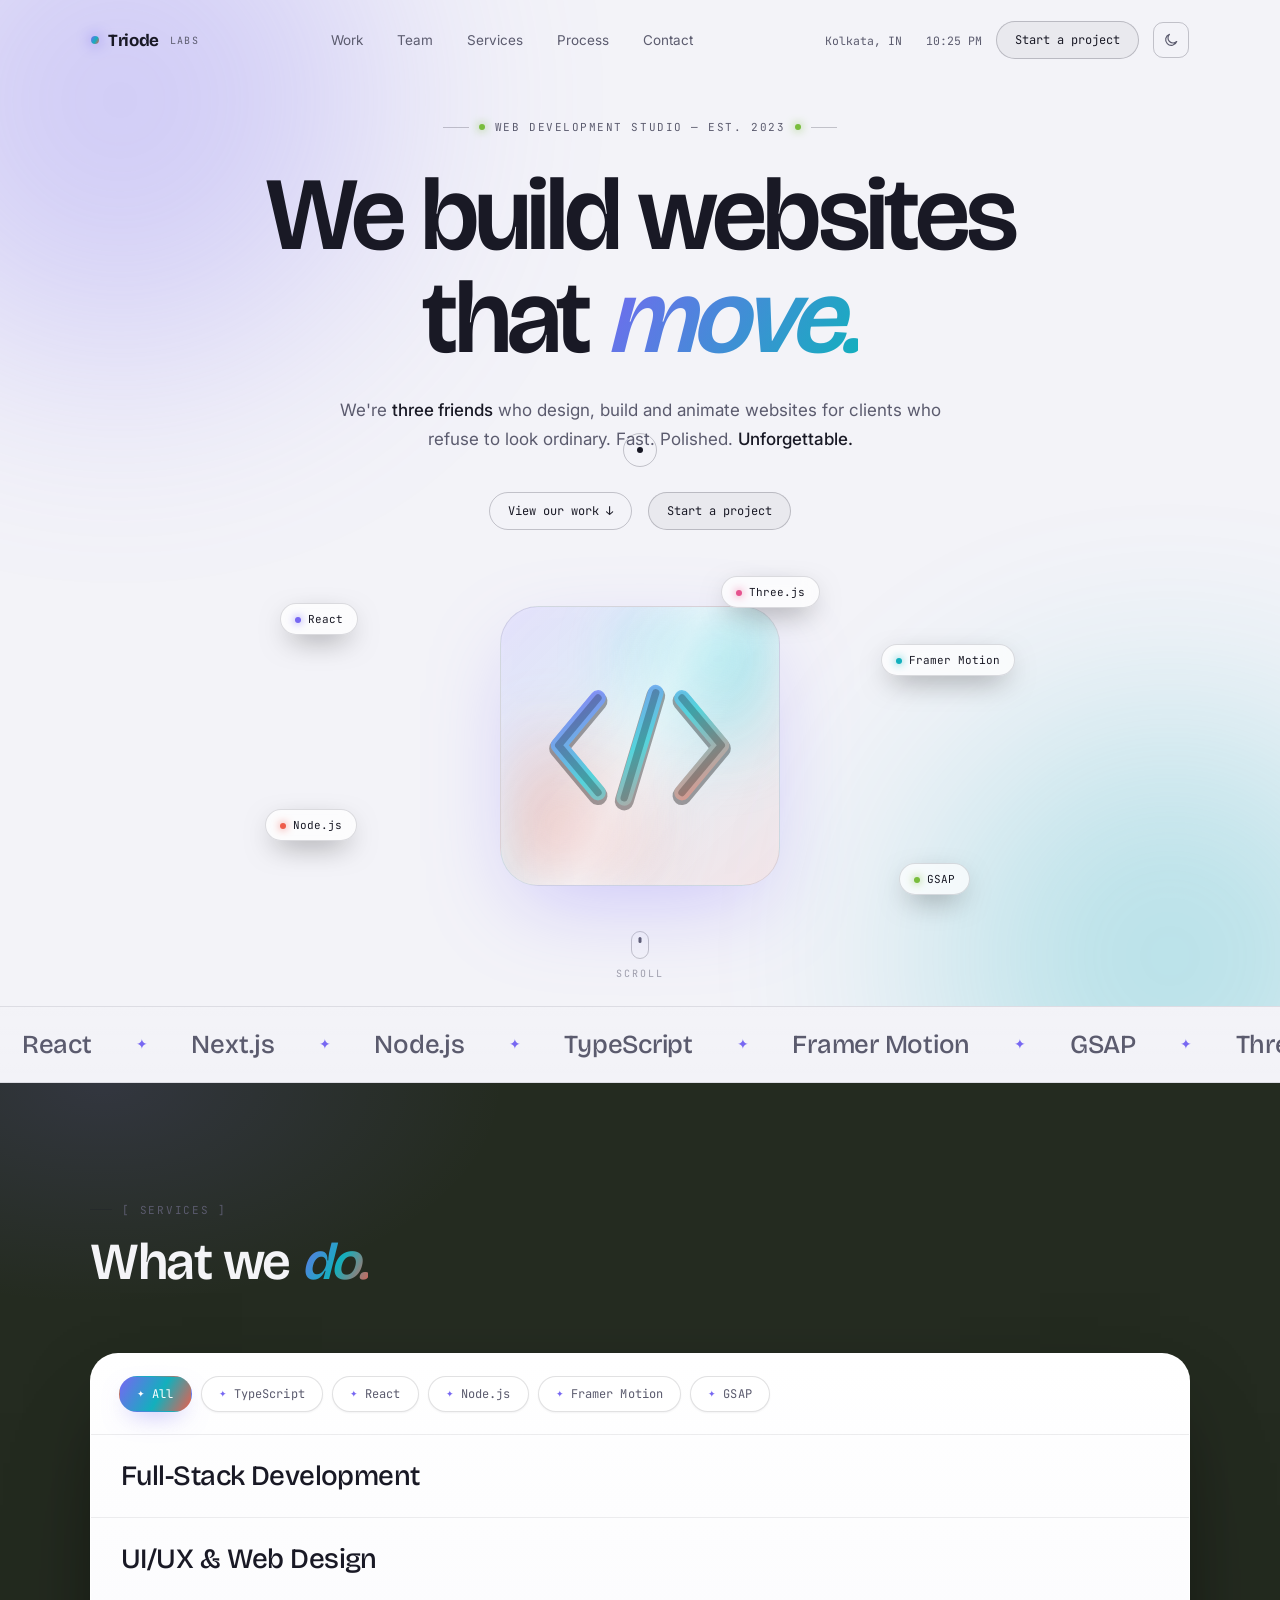
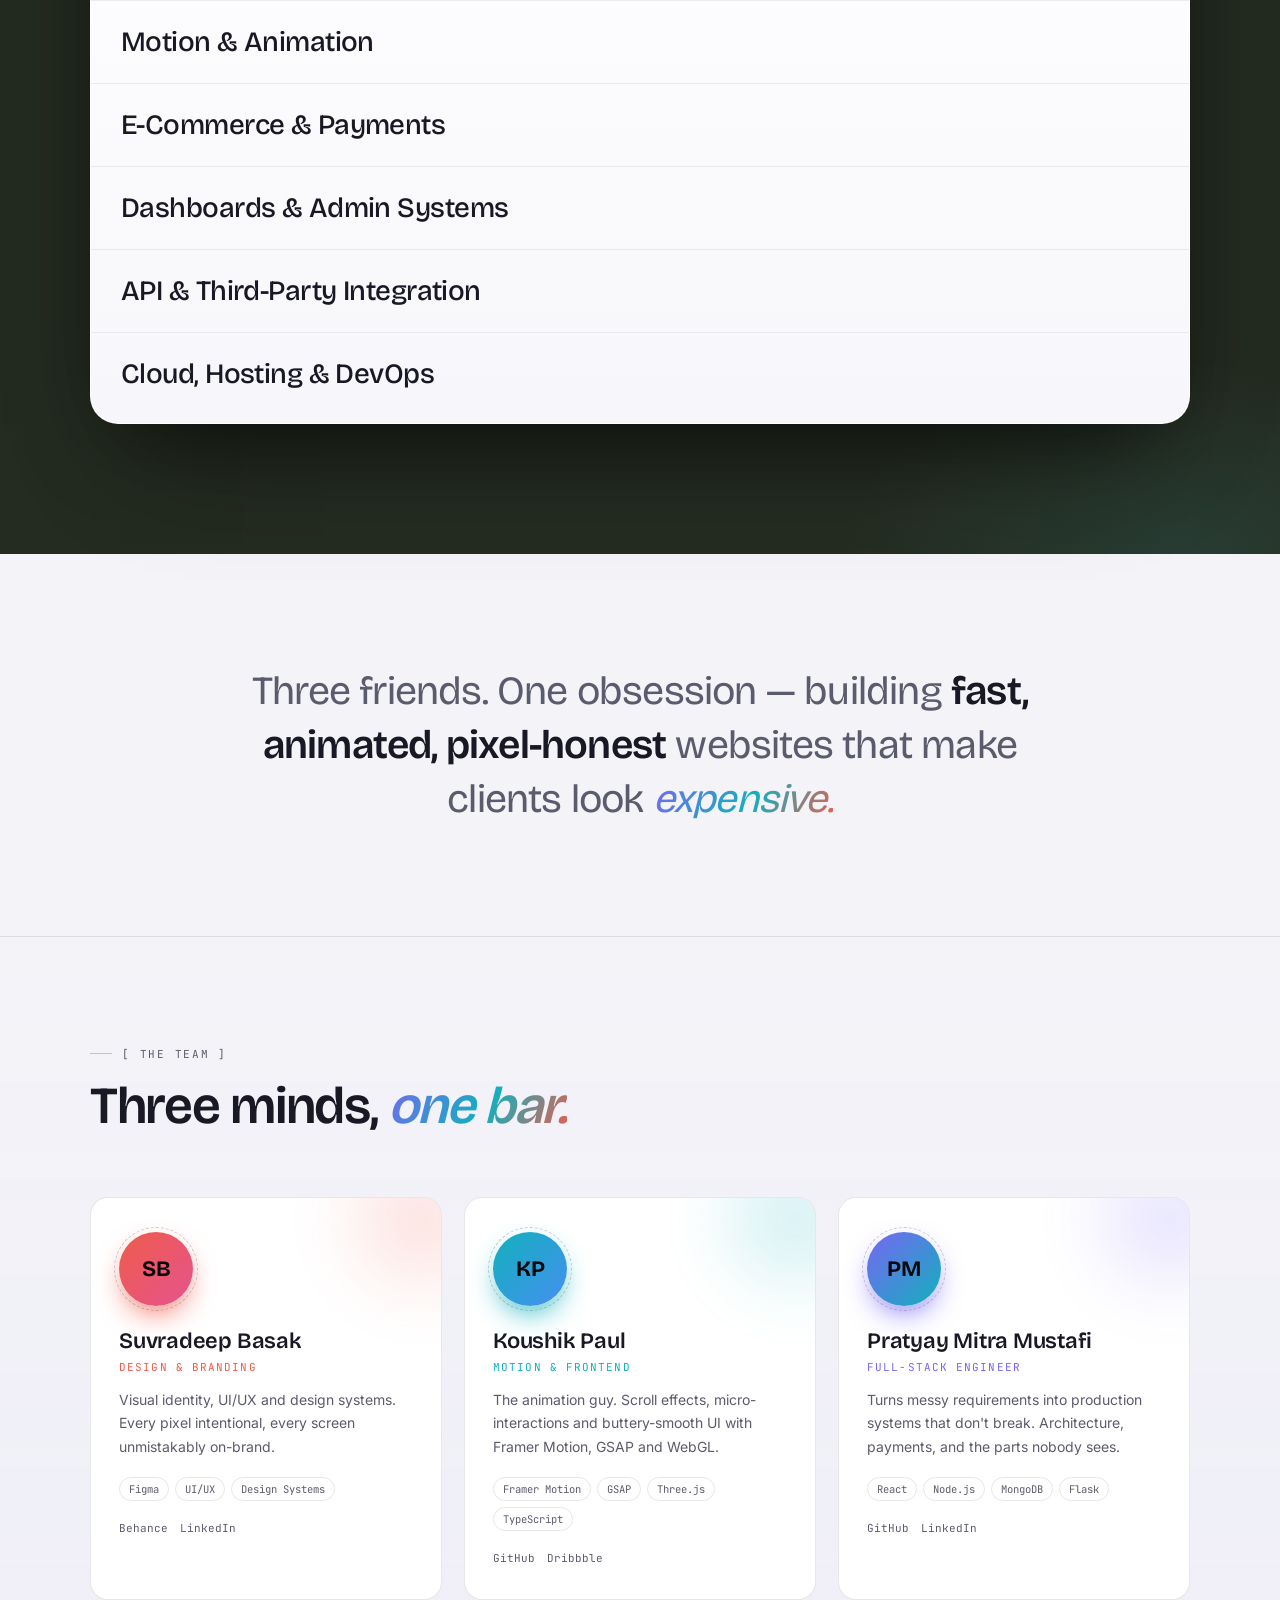
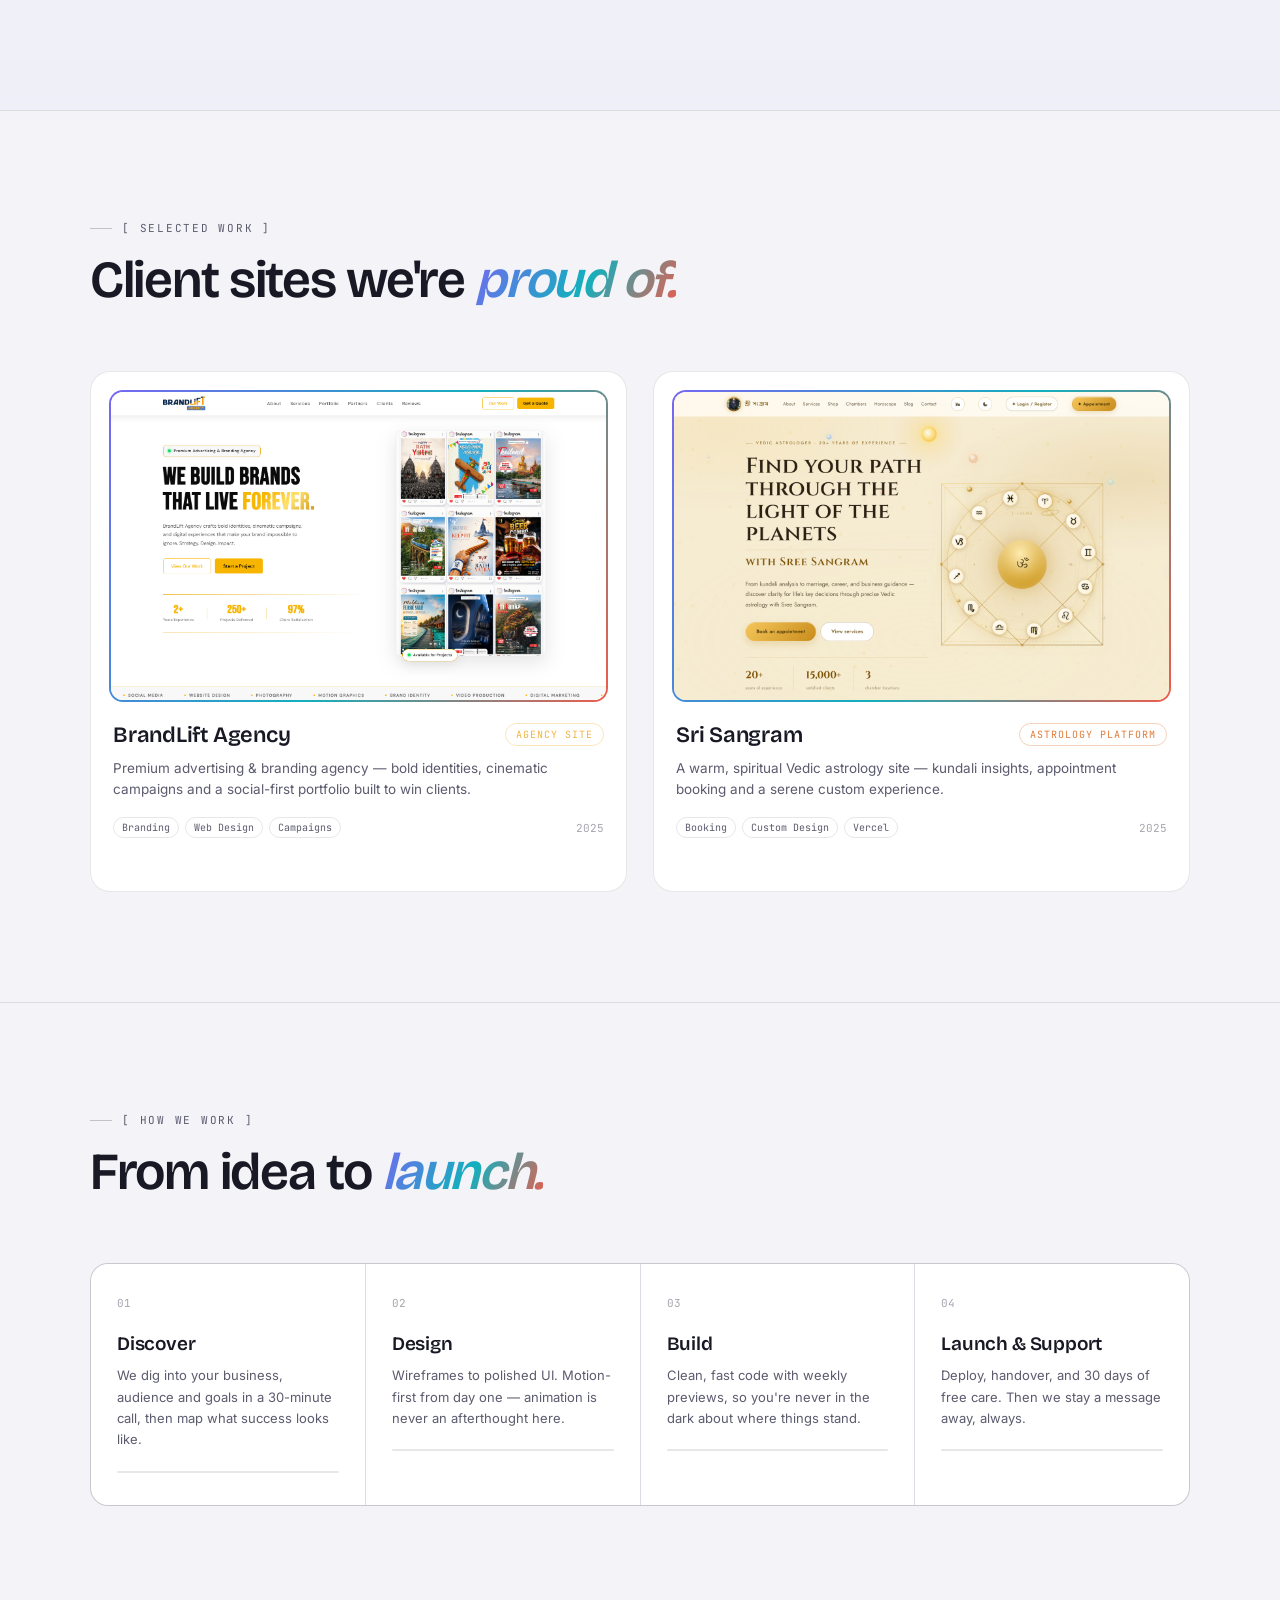
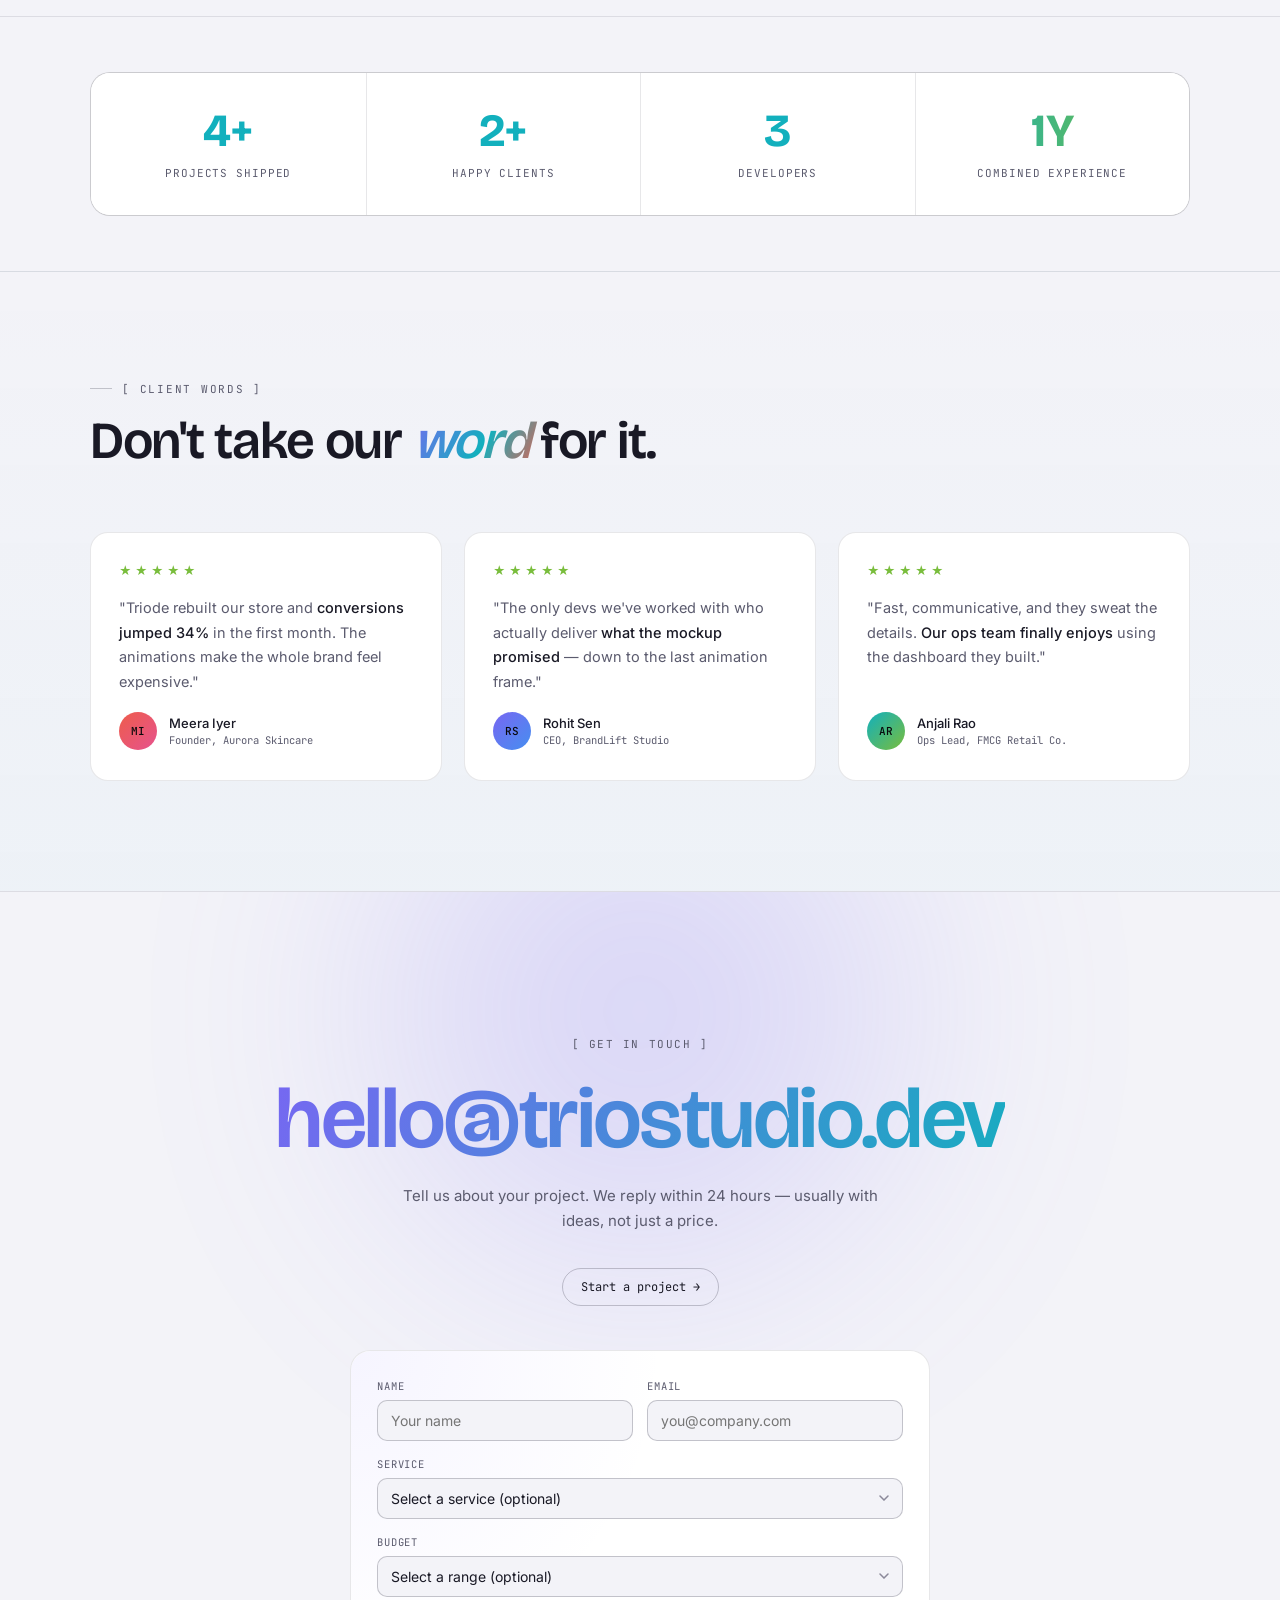
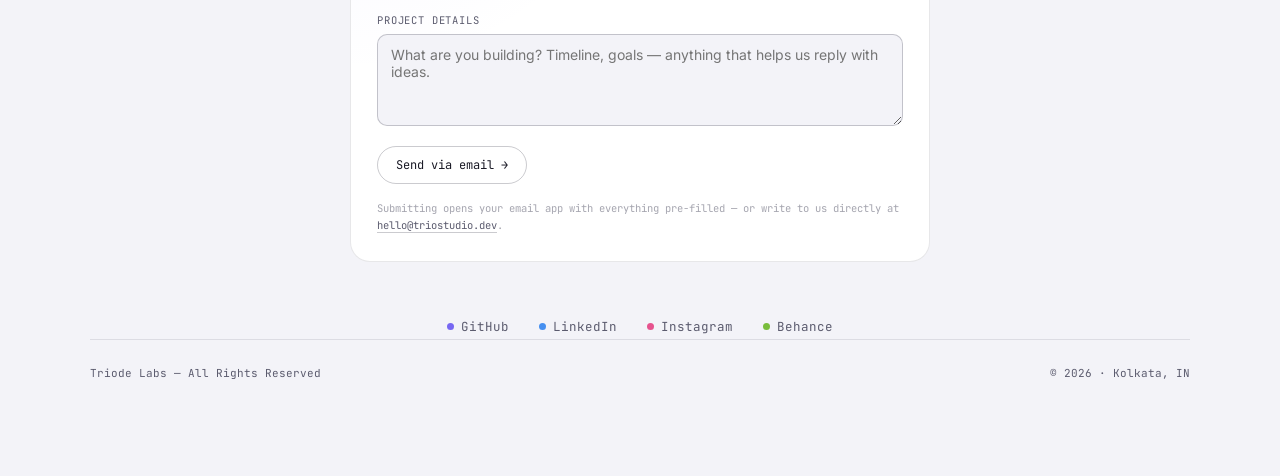
<file: index.html>
<!DOCTYPE html>
<html lang="en" data-theme="light">
<head>
<meta charset="UTF-8">
<meta name="viewport" content="width=device-width, initial-scale=1.0, viewport-fit=cover">
<title>Triode Labs — Web Development &amp; Animation</title>
<meta name="description" content="Triode Labs is a three-person web studio in Kolkata building fast, animated websites for companies that refuse to look ordinary — design, motion and full-stack development.">
<meta name="theme-color" content="#08080b">
<meta property="og:title" content="Triode Labs — Web Development & Animation">
<meta property="og:description" content="Three friends building fast, animated websites for companies. Design, motion & full-stack development in Kolkata.">
<meta property="og:type" content="website">
<link rel="icon" href="data:image/svg+xml,%3Csvg xmlns='http://www.w3.org/2000/svg' viewBox='0 0 64 64'%3E%3Cdefs%3E%3ClinearGradient id='g' x1='0' y1='0' x2='1' y2='1'%3E%3Cstop offset='0' stop-color='%238b7bff'/%3E%3Cstop offset='.55' stop-color='%234fd8e0'/%3E%3Cstop offset='1' stop-color='%23ff8a7a'/%3E%3C/linearGradient%3E%3C/defs%3E%3Crect width='64' height='64' rx='14' fill='url(%23g)'/%3E%3Cpath d='M22 20h20M32 20v26' stroke='%2308080b' stroke-width='5' stroke-linecap='round'/%3E%3C/svg%3E">
<script>
  // Light is the default; apply a saved preference before first paint to avoid a flash.
  try {
    document.documentElement.dataset.theme = localStorage.getItem('theme') === 'dark' ? 'dark' : 'light';
  } catch (e) {
    document.documentElement.dataset.theme = 'light';
  }
  // Gate scroll-reveal hiding behind JS so content is visible without JS.
  document.documentElement.classList.add('js');
  try {
    document.querySelector('meta[name="theme-color"]').content = document.documentElement.dataset.theme === 'dark' ? '#08080b' : '#f3f3f8';
  } catch (e) { /* meta tag missing */ }
</script>
<link rel="preconnect" href="https://fonts.googleapis.com">
<link rel="preconnect" href="https://fonts.gstatic.com" crossorigin>
<link href="https://fonts.googleapis.com/css2?family=Bricolage+Grotesque:opsz,wght@12..96,300;12..96,400;12..96,500;12..96,600;12..96,700;12..96,800&family=Inter:wght@300;400;500;600&family=JetBrains+Mono:wght@400;500&display=swap" rel="stylesheet">
<link rel="stylesheet" href="styles.css">
</head>
<body>

<div class="noise"></div>
<div class="cursor-dot" id="cDot"></div>
<div class="cursor-ring" id="cRing"></div>

<header id="header">
  <nav class="nav" aria-label="Primary">
    <a class="mark" href="#top"><span class="dot"></span>Triode<small>LABS</small></a>
    <div class="links">
      <a href="#work">Work</a>
      <a href="#team">Team</a>
      <a href="#services">Services</a>
      <a href="#process">Process</a>
      <a href="#contact">Contact</a>
    </div>
    <div class="cta">
      <span class="meta"><span>Kolkata, IN</span><span class="clock" id="clock">--:--</span></span>
      <a class="btn ghost" href="#contact">Start a project</a>
      <button class="theme-toggle" type="button" aria-label="Toggle light theme">
        <svg class="ic-sun" viewBox="0 0 24 24" fill="none" stroke="currentColor" stroke-width="1.8" stroke-linecap="round" stroke-linejoin="round"><circle cx="12" cy="12" r="4.2"/><path d="M12 2.5v2.4M12 19.1v2.4M4.6 4.6l1.7 1.7M17.7 17.7l1.7 1.7M2.5 12h2.4M19.1 12h2.4M4.6 19.4l1.7-1.7M17.7 6.3l1.7-1.7"/></svg>
        <svg class="ic-moon" viewBox="0 0 24 24" fill="none" stroke="currentColor" stroke-width="1.8" stroke-linecap="round" stroke-linejoin="round"><path d="M20.5 14.3A8.5 8.5 0 1 1 9.7 3.5a7 7 0 0 0 10.8 10.8z"/></svg>
      </button>
      <button class="burger" id="burger" type="button" aria-label="Menu" aria-expanded="false"><span></span><span></span><span></span></button>
    </div>
  </nav>
</header>

<div class="menu-backdrop" id="menuBackdrop"></div>
<aside class="menu-panel" id="menuPanel">
  <div class="menu-head">
    <span class="mark"><span class="dot"></span>Triode<small>LABS</small></span>
    <div class="menu-head-actions">
      <button class="theme-toggle" id="themeToggle" type="button" aria-label="Toggle light theme">
        <svg class="ic-sun" viewBox="0 0 24 24" fill="none" stroke="currentColor" stroke-width="1.8" stroke-linecap="round" stroke-linejoin="round"><circle cx="12" cy="12" r="4.2"/><path d="M12 2.5v2.4M12 19.1v2.4M4.6 4.6l1.7 1.7M17.7 17.7l1.7 1.7M2.5 12h2.4M19.1 12h2.4M4.6 19.4l1.7-1.7M17.7 6.3l1.7-1.7"/></svg>
        <svg class="ic-moon" viewBox="0 0 24 24" fill="none" stroke="currentColor" stroke-width="1.8" stroke-linecap="round" stroke-linejoin="round"><path d="M20.5 14.3A8.5 8.5 0 1 1 9.7 3.5a7 7 0 0 0 10.8 10.8z"/></svg>
      </button>
      <button class="menu-close" id="menuClose" type="button" aria-label="Close menu">✕</button>
    </div>
  </div>
  <nav class="menu-links" aria-label="Menu">
    <a href="#work"><span>Work</span><span class="arw">→</span></a>
    <a href="#team"><span>Team</span><span class="arw">→</span></a>
    <a href="#services"><span>Services</span><span class="arw">→</span></a>
    <a href="#process"><span>Process</span><span class="arw">→</span></a>
    <a href="#contact"><span>Contact</span><span class="arw">→</span></a>
  </nav>
  <div class="menu-foot">
    <a class="btn" href="#contact">Start a project →</a>
  </div>
</aside>

<section class="hero" id="top">
  <div class="bg-blob b1"></div>
  <div class="bg-blob b2"></div>
  <div class="wrap" style="position:relative;z-index:3;">
    <div class="eyebrow"><span class="pulse-dot"></span>Web Development Studio — Est. 2023<span class="pulse-dot"></span></div>
    <h1 class="title">We build websites<br>that <em>move.</em></h1>
    <p class="hero-sub">We're <b>three friends</b> who design, build and animate websites for clients who refuse to look ordinary. Fast. Polished. <b>Unforgettable.</b></p>
    <div class="hero-cta">
      <a class="btn" href="#work">View our work ↓</a>
      <a class="btn ghost" href="#contact">Start a project</a>
    </div>
    <div class="glass-stage">
      <div class="glass-plate"><div class="bokeh"></div><div class="sheen"></div></div>
      <svg class="bracket-svg" viewBox="0 0 400 260" xmlns="http://www.w3.org/2000/svg">
        <defs>
          <linearGradient id="bracketGrad" x1="0%" y1="0%" x2="100%" y2="100%">
            <stop offset="0%" stop-color="#8b7bff"/>
            <stop offset="50%" stop-color="#4fd8e0"/>
            <stop offset="100%" stop-color="#ff8a7a"/>
          </linearGradient>
        </defs>
        <path d="M120 40 L45 130 L120 220 M170 230 L230 30 M280 40 L355 130 L280 220"
              fill="none" stroke="rgba(0,0,0,0.35)" stroke-width="36"
              stroke-linecap="round" stroke-linejoin="round" transform="translate(0,6)"/>
        <path d="M120 40 L45 130 L120 220 M170 230 L230 30 M280 40 L355 130 L280 220"
              fill="none" stroke="url(#bracketGrad)" stroke-width="30" stroke-opacity="0.92"
              stroke-linecap="round" stroke-linejoin="round"/>
        <path d="M120 40 L45 130 L120 220 M170 230 L230 30 M280 40 L355 130 L280 220"
              fill="none" stroke="#08080b" stroke-width="14" stroke-opacity="0.25"
              stroke-linecap="round" stroke-linejoin="round"/>
      </svg>
      <div class="chip chip-1"><i></i>React</div>
      <div class="chip chip-2"><i></i>Framer Motion</div>
      <div class="chip chip-3"><i></i>Node.js</div>
      <div class="chip chip-4"><i></i>GSAP</div>
      <div class="chip chip-5"><i></i>Three.js</div>
    </div>
  </div>
  <div class="scroll-hint"><div class="mouse"></div>SCROLL</div>
</section>

<div class="marquee" aria-hidden="true">
  <div class="marquee-track">
    <span>React <i>✦</i> Next.js <i>✦</i> Node.js <i>✦</i> TypeScript <i>✦</i> Framer Motion <i>✦</i> GSAP <i>✦</i> Three.js <i>✦</i> Tailwind <i>✦</i> Stripe <i>✦</i> MongoDB <i>✦</i> Flask <i>✦</i> Vite <i>✦</i></span>
    <span>React <i>✦</i> Next.js <i>✦</i> Node.js <i>✦</i> TypeScript <i>✦</i> Framer Motion <i>✦</i> GSAP <i>✦</i> Three.js <i>✦</i> Tailwind <i>✦</i> Stripe <i>✦</i> MongoDB <i>✦</i> Flask <i>✦</i> Vite <i>✦</i></span>
  </div>
</div>

<section class="services" id="services">
  <div class="wrap">
    <div class="section-head svc-head">
      <div>
        <span class="label reveal">[ Services ]</span>
        <h2 class="reveal d1">What we <em>do.</em></h2>
      </div>
      <!--   -->
    </div>
    <div class="svc-card reveal">
      <div class="svc-tabs" role="tablist" aria-label="Filter services by technology">
        <button class="svc-tab active" type="button" role="tab" aria-selected="true" data-filter="all"><i class="spark">✦</i>All</button>
        <button class="svc-tab" type="button" role="tab" aria-selected="false" data-filter="typescript"><i class="spark">✦</i>TypeScript</button>
        <button class="svc-tab" type="button" role="tab" aria-selected="false" data-filter="react"><i class="spark">✦</i>React</button>
        <button class="svc-tab" type="button" role="tab" aria-selected="false" data-filter="node"><i class="spark">✦</i>Node.js</button>
        <button class="svc-tab" type="button" role="tab" aria-selected="false" data-filter="framer"><i class="spark">✦</i>Framer Motion</button>
        <button class="svc-tab" type="button" role="tab" aria-selected="false" data-filter="gsap"><i class="spark">✦</i>GSAP</button>
      </div>
      <div class="svc-list" role="tabpanel" aria-label="Services">
        <button class="svc-item" type="button" data-tags="typescript react node"><span class="nm">Full-Stack Development</span></button>
        <button class="svc-item" type="button" data-tags="react"><span class="nm">UI/UX &amp; Web Design</span></button>
        <button class="svc-item" type="button" data-tags="framer gsap"><span class="nm">Motion &amp; Animation</span></button>
        <button class="svc-item" type="button" data-tags="react node"><span class="nm">E-Commerce &amp; Payments</span></button>
        <button class="svc-item" type="button" data-tags="typescript react node"><span class="nm">Dashboards &amp; Admin Systems</span></button>
        <button class="svc-item" type="button" data-tags="node typescript"><span class="nm">API &amp; Third-Party Integration</span></button>
        <button class="svc-item" type="button" data-tags="node typescript"><span class="nm">Cloud, Hosting &amp; DevOps</span></button>
      </div>
    </div>
  </div>
</section>

<section class="statement">
  <div class="wrap">
    <p class="reveal">Three friends. One obsession — building <b>fast, animated, pixel-honest</b> websites that make clients look <em>expensive.</em></p>
  </div>
</section>

<section class="team" id="team">
  <div class="wrap">
    <div class="section-head">
      <div>
        <span class="label reveal">[ The Team ]</span>
        <h2 class="reveal d1">Three minds, <em>one bar.</em></h2>
      </div>
      <!-- <span class="index reveal d2">01 / DESIGN · 02 / MOTION · 03 / CODE</span> -->
    </div>
    <div class="team-grid">
      <div class="member reveal" style="--mc:var(--coral);--mc2:var(--pink);">
        <div class="glow"></div>
        <div class="avatar">SB</div>
        <h3>Suvradeep Basak</h3>
        <span class="role">Design &amp; Branding</span>
        <p>Visual identity, UI/UX and design systems. Every pixel intentional, every screen unmistakably on-brand.</p>
        <div class="mtags"><span>Figma</span><span>UI/UX</span><span>Design Systems</span></div>
        <div class="socials"><a href="#">Behance</a><a href="#">LinkedIn</a></div>
      </div>
      <div class="member reveal d1" style="--mc:var(--cyan);--mc2:var(--blue);">
        <div class="glow"></div>
        <div class="avatar">KP</div>
        <h3>Koushik Paul</h3>
        <span class="role">Motion &amp; Frontend</span>
        <p>The animation guy. Scroll effects, micro-interactions and buttery-smooth UI with Framer Motion, GSAP and WebGL.</p>
        <div class="mtags"><span>Framer Motion</span><span>GSAP</span><span>Three.js</span><span>TypeScript</span></div>
        <div class="socials"><a href="#">GitHub</a><a href="#">Dribbble</a></div>
      </div>
      <div class="member reveal d2" style="--mc:var(--violet);--mc2:var(--cyan);">
        <div class="glow"></div>
        <div class="avatar">PM</div>
        <h3>Pratyay Mitra Mustafi</h3>
        <span class="role">Full-Stack Engineer</span>
        <p>Turns messy requirements into production systems that don't break. Architecture, payments, and the parts nobody sees.</p>
        <div class="mtags"><span>React</span><span>Node.js</span><span>MongoDB</span><span>Flask</span></div>
        <div class="socials"><a href="#">GitHub</a><a href="#">LinkedIn</a></div>
      </div>
    </div>
  </div>
</section>

<section class="work" id="work">
  <div class="wrap">
    <div class="section-head">
      <div>
        <span class="label reveal">[ Selected Work ]</span>
        <h2 class="reveal d1">Client sites we're <em>proud of.</em></h2>
      </div>
      <!-- <span class="index reveal d2">Hover a card — they're alive</span> -->
    </div>
    <div class="proj-grid">

      <a class="proj-card tilt reveal" style="--pc:#f2b544;" href="https://brandliftagency.in/" target="_blank" rel="noopener" aria-label="BrandLift Agency — opens in a new tab">
        <div class="glare"></div>
        <div class="mock mock-photo">
          <img class="shot" src="Content/Websites/brandliftagency.png" alt="BrandLift Agency website preview" onerror="this.remove()">
        </div>
        <div class="proj-meta">
          <div class="top"><h3>BrandLift Agency</h3><span class="cat">Agency Site</span></div>
          <p class="desc">Premium advertising &amp; branding agency — bold identities, cinematic campaigns and a social-first portfolio built to win clients.</p>
          <div class="foot"><div class="tags"><span>Branding</span><span>Web Design</span><span>Campaigns</span></div><span class="year">2025</span></div>
          <span class="view">Visit site <span class="arr">↗</span></span>
        </div>
      </a>

      <a class="proj-card tilt reveal d1" style="--pc:#e07b39;" href="https://sangram-nu.vercel.app/" target="_blank" rel="noopener" aria-label="Sri Sangram — opens in a new tab">
        <div class="glare"></div>
        <div class="mock mock-photo">
          <img class="shot" src="Content/Websites/sangram.png" alt="Sri Sangram website preview" onerror="this.remove()">
        </div>
        <div class="proj-meta">
          <div class="top"><h3>Sri Sangram</h3><span class="cat">Astrology Platform</span></div>
          <p class="desc">A warm, spiritual Vedic astrology site — kundali insights, appointment booking and a serene custom experience.</p>
          <div class="foot"><div class="tags"><span>Booking</span><span>Custom Design</span><span>Vercel</span></div><span class="year">2025</span></div>
          <span class="view">Visit site <span class="arr">↗</span></span>
        </div>
      </a>

      <!-- ============================================================
           Placeholder projects kept for reference — commented out.
           Replace this block with real client work as it ships.
           ============================================================ -->
      <!--
      <div class="proj-card tilt reveal" style="--pc:#8b7bff;" tabindex="0" role="button" aria-label="View case study — CosmicSage">
        <div class="glare"></div>
        <div class="mock layout-site">
          <div class="mock-bar"><b></b><b></b><b></b><span class="url">cosmicsage.in</span></div>
          <div class="mock-body"><div class="hue"></div>
            <div class="hero-m">
              <div class="big-m"></div><div class="sub-m"></div><div class="btn-m"></div>
            </div>
          </div>
        </div>
        <div class="proj-meta">
          <div class="top"><h3>CosmicSage</h3><span class="cat">Client Site</span></div>
          <p class="desc">A mystical, dark astrology platform with scroll-triggered constellations and a booking flow.</p>
          <div class="foot"><div class="tags"><span>React 18</span><span>Framer Motion</span></div><span class="year">2025</span></div>
          <span class="view">View case study <span class="arr">→</span></span>
        </div>
      </div>

      <div class="proj-card tilt reveal d1" style="--pc:#6ba9ff;" tabindex="0" role="button" aria-label="View case study — StockSense">
        <div class="glare"></div>
        <div class="mock layout-dash">
          <div class="mock-bar"><b></b><b></b><b></b><span class="url">app.stocksense.io</span></div>
          <div class="mock-body"><div class="hue"></div>
            <div class="side-m"><span class="m-line on"></span><span class="m-line"></span><span class="m-line"></span><span class="m-line"></span></div>
            <div class="main-m">
              <div class="kpis">
                <div class="kpi"><div class="num"></div><div class="m-line"></div></div>
                <div class="kpi"><div class="num"></div><div class="m-line"></div></div>
                <div class="kpi"><div class="num"></div><div class="m-line"></div></div>
              </div>
              <div class="chart-m"><span class="col" style="height:35%"></span><span class="col" style="height:55%"></span><span class="col" style="height:45%"></span><span class="col" style="height:75%"></span><span class="col" style="height:60%"></span><span class="col" style="height:90%"></span></div>
            </div>
          </div>
        </div>
        <div class="proj-meta">
          <div class="top"><h3>StockSense</h3><span class="cat">Web App</span></div>
          <p class="desc">AI-assisted warehouse &amp; inventory system for FMCG retail — dashboards, alerts, demand forecasts.</p>
          <div class="foot"><div class="tags"><span>React</span><span>Node.js</span><span>AI</span></div><span class="year">2025</span></div>
          <span class="view">View case study <span class="arr">→</span></span>
        </div>
      </div>

      <div class="proj-card tilt reveal" style="--pc:#4fd8e0;" tabindex="0" role="button" aria-label="View case study — NexusPC">
        <div class="glare"></div>
        <div class="mock layout-shop">
          <div class="mock-bar"><b></b><b></b><b></b><span class="url">nexuspc.in</span></div>
          <div class="mock-body"><div class="hue"></div>
            <div class="nav-m"><span class="m-line"></span><span class="m-line"></span><span class="m-line"></span></div>
            <div class="grid-m">
              <div class="card-m"><div class="img-m"></div><div class="m-line"></div><div class="m-line p"></div></div>
              <div class="card-m"><div class="img-m"></div><div class="m-line"></div><div class="m-line p"></div></div>
              <div class="card-m"><div class="img-m"></div><div class="m-line"></div><div class="m-line p"></div></div>
            </div>
          </div>
        </div>
        <div class="proj-meta">
          <div class="top"><h3>NexusPC</h3><span class="cat">E-Commerce</span></div>
          <p class="desc">PC components store with cart, admin dashboard and Stripe checkout — built to convert.</p>
          <div class="foot"><div class="tags"><span>React / Vite</span><span>Stripe</span></div><span class="year">2024</span></div>
          <span class="view">View case study <span class="arr">→</span></span>
        </div>
      </div>

      <div class="proj-card tilt reveal d1" style="--pc:#ff6ba9;" tabindex="0" role="button" aria-label="View case study — Éclat Beauty Studio">
        <div class="glare"></div>
        <div class="mock layout-editorial">
          <div class="mock-bar"><b></b><b></b><b></b><span class="url">eclat-beauty.com</span></div>
          <div class="mock-body"><div class="hue"></div>
            <div class="mag-m">Éclat<br>Beauty Studio</div>
            <div class="img-m"></div>
            <div class="txt-m"><span class="m-line l"></span><span class="m-line m"></span></div>
          </div>
        </div>
        <div class="proj-meta">
          <div class="top"><h3>Éclat Beauty Studio</h3><span class="cat">Editorial</span></div>
          <p class="desc">Luxury editorial site with parallax imagery and scroll-triggered SVG reveals.</p>
          <div class="foot"><div class="tags"><span>React</span><span>Flask</span></div><span class="year">2024</span></div>
          <span class="view">View case study <span class="arr">→</span></span>
        </div>
      </div>

      <div class="proj-card tilt reveal" style="--pc:#9be564;" tabindex="0" role="button" aria-label="View case study — BrandLift Studio">
        <div class="glare"></div>
        <div class="mock layout-agency">
          <div class="mock-bar"><b></b><b></b><b></b><span class="url">brandlift.studio</span></div>
          <div class="mock-body"><div class="hue"></div>
            <div class="logo-m">BrandLift</div>
            <div class="hero-m"><div class="big-m"></div><div class="sub-m"></div></div>
            <div class="tiles">
              <div class="m-tile"><span class="m-line"></span><span class="m-line"></span></div>
              <div class="m-tile"><span class="m-line"></span><span class="m-line"></span></div>
              <div class="m-tile"><span class="m-line"></span><span class="m-line"></span></div>
            </div>
          </div>
        </div>
        <div class="proj-meta">
          <div class="top"><h3>BrandLift Studio</h3><span class="cat">Agency Site</span></div>
          <p class="desc">Branding agency site and landing pages — bold type, big motion, zero bloat.</p>
          <div class="foot"><div class="tags"><span>Vanilla JS</span><span>CSS</span></div><span class="year">2023</span></div>
          <span class="view">View case study <span class="arr">→</span></span>
        </div>
      </div>

      <div class="proj-card tilt reveal d1" style="--pc:#ff8a7a;" tabindex="0" role="button" aria-label="View case study — AdPulse">
        <div class="glare"></div>
        <div class="mock layout-saas">
          <div class="mock-bar"><b></b><b></b><b></b><span class="url">adpulse.app</span></div>
          <div class="mock-body"><div class="hue"></div>
            <div class="chart-m">
              <svg viewBox="0 0 200 70" preserveAspectRatio="none">
                <defs><linearGradient id="cg" x1="0" y1="0" x2="0" y2="1"><stop offset="0" stop-color="#ff8a7a"/><stop offset="1" stop-color="#ff8a7a" stop-opacity="0"/></linearGradient></defs>
                <polyline points="0,58 25,45 50,50 75,32 100,38 125,22 150,28 175,12 200,18" fill="none" stroke="url(#cg)" stroke-width="2.5" stroke-linecap="round"/>
                <circle cx="175" cy="12" r="3" fill="#ff8a7a"/>
              </svg>
            </div>
            <div class="rows">
              <div class="row"><span class="m-line"></span><span class="m-line"></span><span class="chip-tag">+24%</span></div>
              <div class="row"><span class="m-line"></span><span class="m-line"></span><span class="chip-tag">+12%</span></div>
              <div class="row"><span class="m-line"></span><span class="m-line"></span><span class="chip-tag">+8%</span></div>
            </div>
          </div>
        </div>
        <div class="proj-meta">
          <div class="top"><h3>AdPulse</h3><span class="cat">SaaS Dashboard</span></div>
          <p class="desc">Marketing analytics SaaS with real-time dashboards, funnels and campaign tracking.</p>
          <div class="foot"><div class="tags"><span>Next.js</span><span>Supabase</span></div><span class="year">2025</span></div>
          <span class="view">View case study <span class="arr">→</span></span>
        </div>
      </div>
      -->
    </div>
  </div>
</section>

<section class="process" id="process">
  <div class="wrap">
    <div class="section-head">
      <div>
        <span class="label reveal">[ How We Work ]</span>
        <h2 class="reveal d1">From idea to <em>launch.</em></h2>
      </div>
      <!-- <span class="index reveal d2">Avg. 4–6 weeks</span> -->
    </div>
    <div class="proc-grid reveal">
      <div class="proc-cell">
        <div class="num">01 <i>→</i></div>
        <h3>Discover</h3>
        <p>We dig into your business, audience and goals in a 30-minute call, then map what success looks like.</p>
        <div class="bar"></div>
      </div>
      <div class="proc-cell">
        <div class="num">02 <i>→</i></div>
        <h3>Design</h3>
        <p>Wireframes to polished UI. Motion-first from day one — animation is never an afterthought here.</p>
        <div class="bar"></div>
      </div>
      <div class="proc-cell">
        <div class="num">03 <i>→</i></div>
        <h3>Build</h3>
        <p>Clean, fast code with weekly previews, so you're never in the dark about where things stand.</p>
        <div class="bar"></div>
      </div>
      <div class="proc-cell">
        <div class="num">04 <i>→</i></div>
        <h3>Launch &amp; Support</h3>
        <p>Deploy, handover, and 30 days of free care. Then we stay a message away, always.</p>
        <div class="bar"></div>
      </div>
    </div>
  </div>
</section>

<section class="stats">
  <div class="wrap">
    <div class="stats-grid reveal">
      <div class="stat-cell"><div class="n"><span class="count" data-count="4" data-suffix="+">0</span></div><div class="l">Projects Shipped</div></div>
      <div class="stat-cell"><div class="n"><span class="count" data-count="2" data-suffix="+">0</span></div><div class="l">Happy Clients</div></div>
      <div class="stat-cell"><div class="n"><span class="count" data-count="3">0</span></div><div class="l">Developers</div></div>
      <div class="stat-cell"><div class="n"><span class="count" data-count="1" data-suffix="Y">0</span></div><div class="l">Combined Experience</div></div>
    </div>
  </div>
</section>

<section class="testi">
  <div class="wrap">
    <div class="section-head">
      <div>
        <span class="label reveal">[ Client Words ]</span>
        <h2 class="reveal d1">Don't take our <em>word </em> for it.</h2>
      </div>
      <!-- <span class="index reveal d2">★★★★★ avg. rating</span> -->
    </div>
    <div class="testi-grid">
      <div class="quote reveal" style="--qc:var(--coral);--qc2:var(--pink);">
        <div class="stars">★★★★★</div>
        <p>"Triode rebuilt our store and <b>conversions jumped 34%</b> in the first month. The animations make the whole brand feel expensive."</p>
        <div class="who"><div class="init">MI</div><div><div class="nm">Meera Iyer</div><div class="co">Founder, Aurora Skincare</div></div></div>
      </div>
      <div class="quote reveal d1" style="--qc:var(--violet);--qc2:var(--blue);">
        <div class="stars">★★★★★</div>
        <p>"The only devs we've worked with who actually deliver <b>what the mockup promised</b> — down to the last animation frame."</p>
        <div class="who"><div class="init">RS</div><div><div class="nm">Rohit Sen</div><div class="co">CEO, BrandLift Studio</div></div></div>
      </div>
      <div class="quote reveal d2" style="--qc:var(--cyan);--qc2:var(--lime);">
        <div class="stars">★★★★★</div>
        <p>"Fast, communicative, and they sweat the details. <b>Our ops team finally enjoys</b> using the dashboard they built."</p>
        <div class="who"><div class="init">AR</div><div><div class="nm">Anjali Rao</div><div class="co">Ops Lead, FMCG Retail Co.</div></div></div>
      </div>
    </div>
  </div>
</section>

<section class="contact" id="contact">
  <div class="bg-blob b3"></div>
  <div class="wrap" style="position:relative;z-index:3;">
    <span class="label">[ Get in touch ]</span>
    <h2 class="reveal"><a href="mailto:hello@triostudio.dev">hello@triostudio.dev</a></h2>
    <p class="sub reveal d1">Tell us about your project. We reply within 24 hours — usually with ideas, not just a price.</p>
    <div class="hero-cta reveal d2">
      <a class="btn" href="mailto:hello@triostudio.dev">Start a project →</a>
    </div>
    <div class="contact-form reveal d2">
      <form id="contactForm">
        <div class="f-row">
          <label><span>Name</span><input type="text" name="name" placeholder="Your name" required></label>
          <label><span>Email</span><input type="email" name="email" placeholder="you@company.com" required></label>
        </div>
        <label><span>Service</span>
          <select name="service" id="serviceSelect">
            <option value="">Select a service (optional)</option>
            <option>Full-Stack Development</option>
            <option>UI/UX &amp; Web Design</option>
            <option>Motion &amp; Animation</option>
            <option>E-Commerce &amp; Payments</option>
            <option>Dashboards &amp; Admin Systems</option>
            <option>API &amp; Third-Party Integration</option>
            <option>Cloud, Hosting &amp; DevOps</option>
            <option>Something else</option>
          </select>
        </label>
        <label><span>Budget</span>
          <select name="budget">
            <option value="">Select a range (optional)</option>
            <option>Under ₹25,000</option>
            <option>₹25,000 – ₹50,000</option>
            <option>₹50,000 – ₹1,00,000</option>
            <option>₹1,00,000+</option>
            <option>Not sure yet</option>
          </select>
        </label>
        <label><span>Project details</span>
          <textarea name="message" rows="4" placeholder="What are you building? Timeline, goals — anything that helps us reply with ideas." required></textarea>
        </label>
        <button class="btn" type="submit">Send via email →</button>
      </form>
      <p class="form-note">Submitting opens your email app with everything pre-filled — or write to us directly at <a href="mailto:hello@triostudio.dev">hello@triostudio.dev</a>.</p>
    </div>
    <div class="contact-links reveal d3">
      <a href="#"><span class="g" style="--gc:var(--violet)"></span>GitHub</a>
      <a href="#"><span class="g" style="--gc:var(--blue)"></span>LinkedIn</a>
      <a href="#"><span class="g" style="--gc:var(--pink)"></span>Instagram</a>
      <a href="#"><span class="g" style="--gc:var(--lime)"></span>Behance</a>
    </div>
  </div>
  <div class="wrap">
    <footer>
      <span>Triode Labs — All Rights Reserved</span>
      <span>© 2026 · Kolkata, IN</span>
    </footer>
  </div>
</section>

<button class="to-top" id="toTop" type="button" aria-label="Back to top">↑</button>

<script src="script.js"></script>
</body>
</html>
</file>
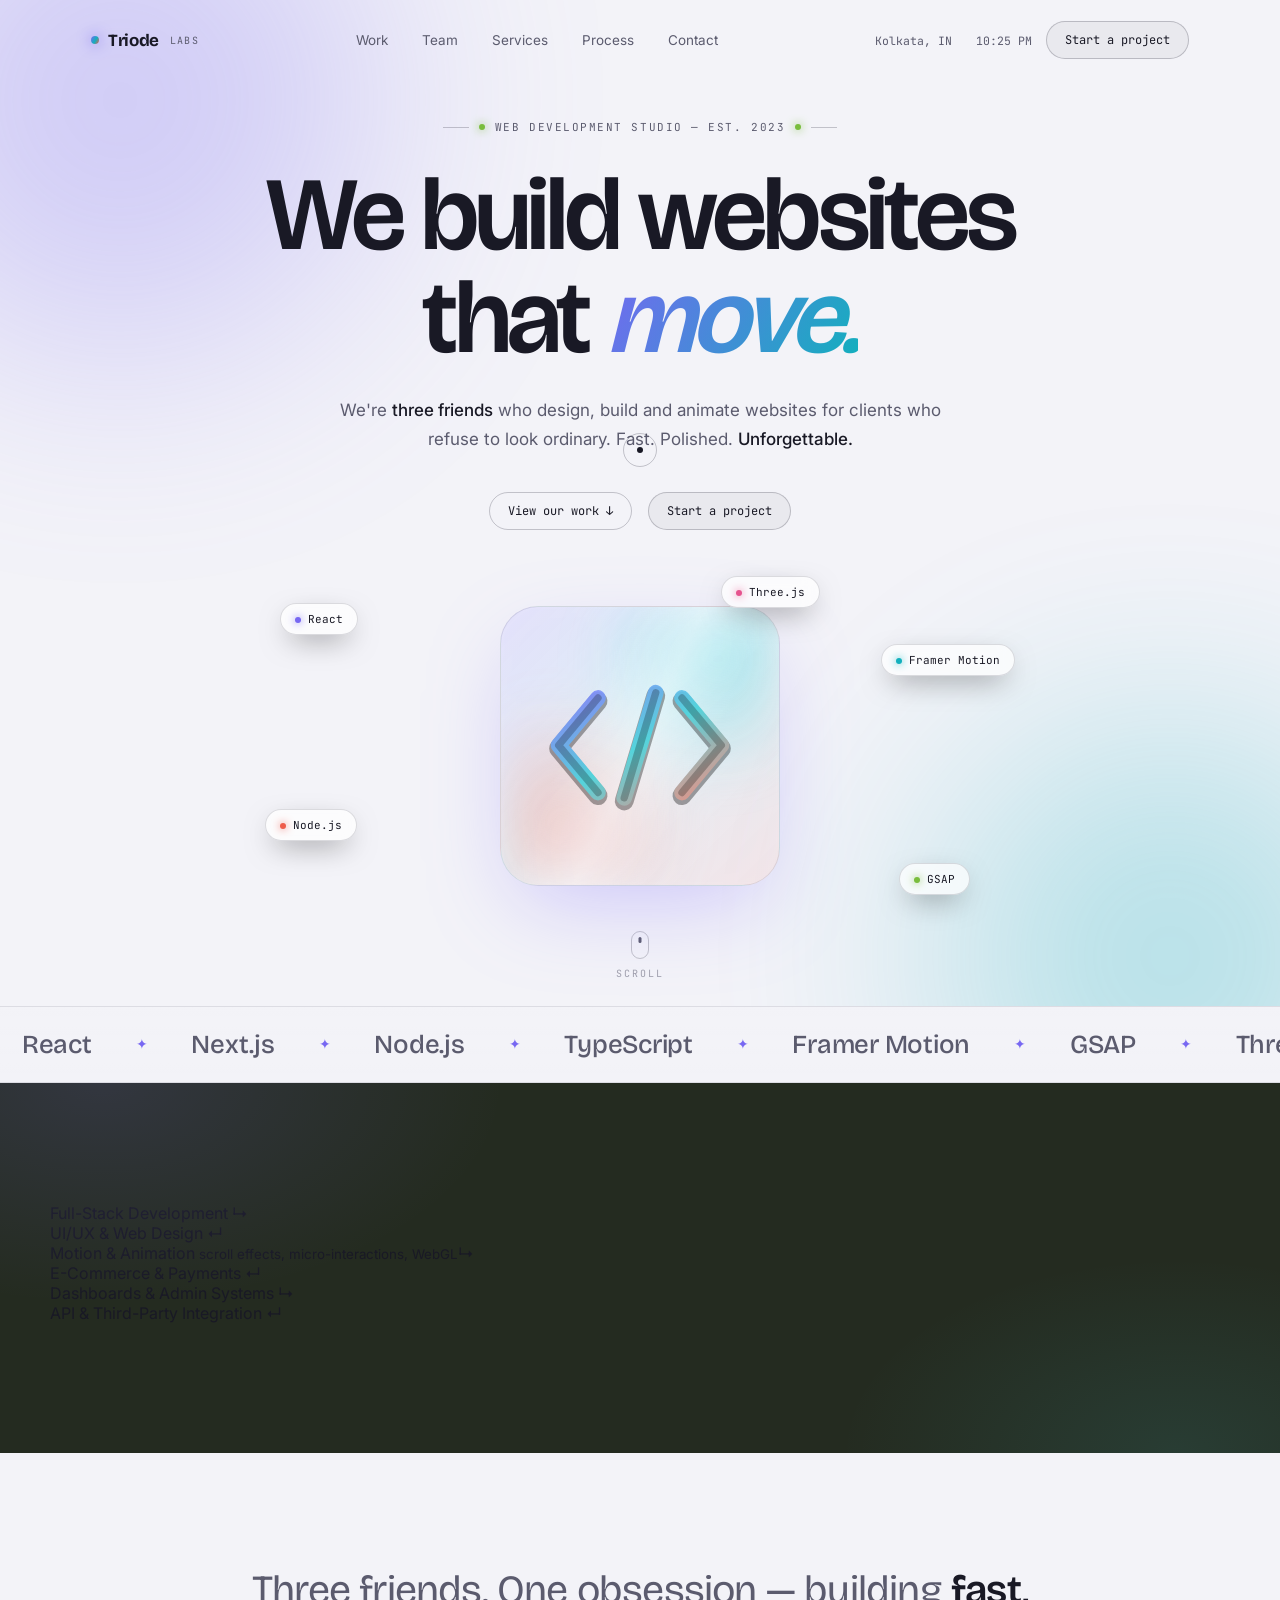
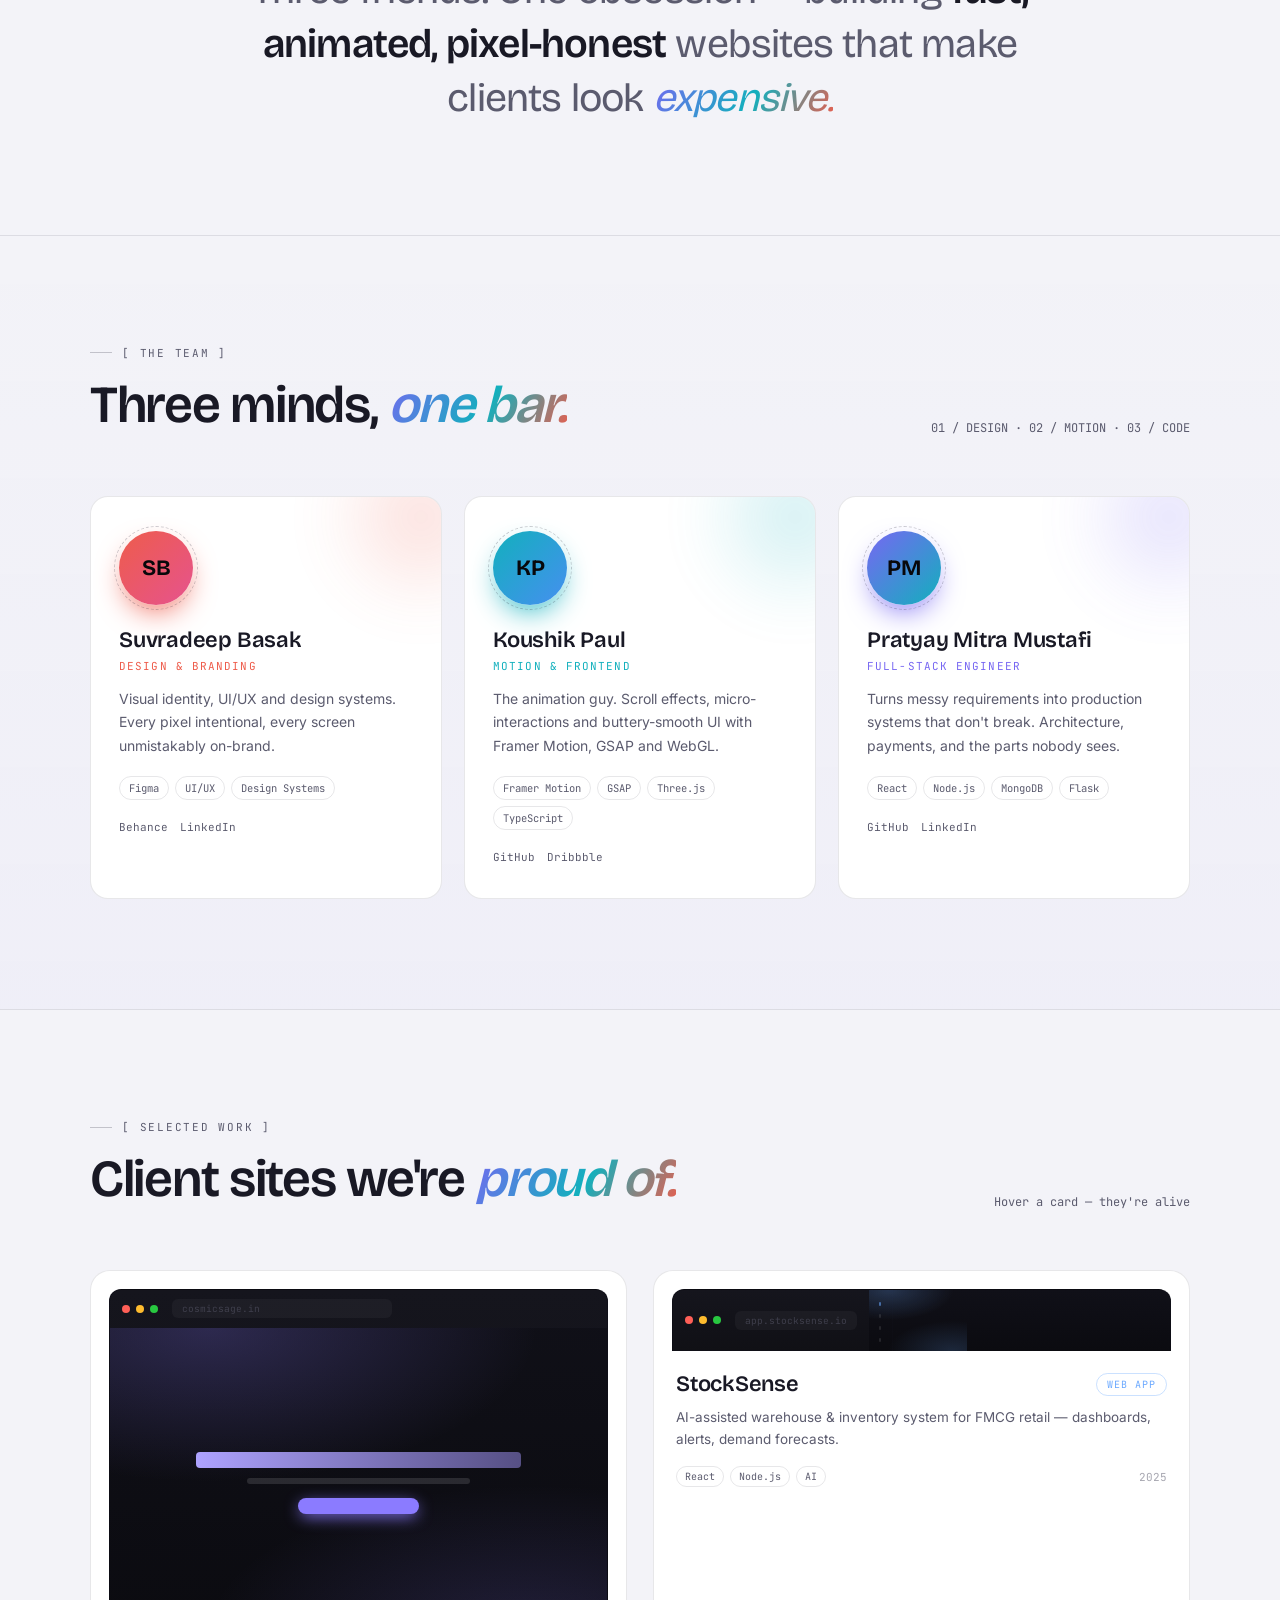
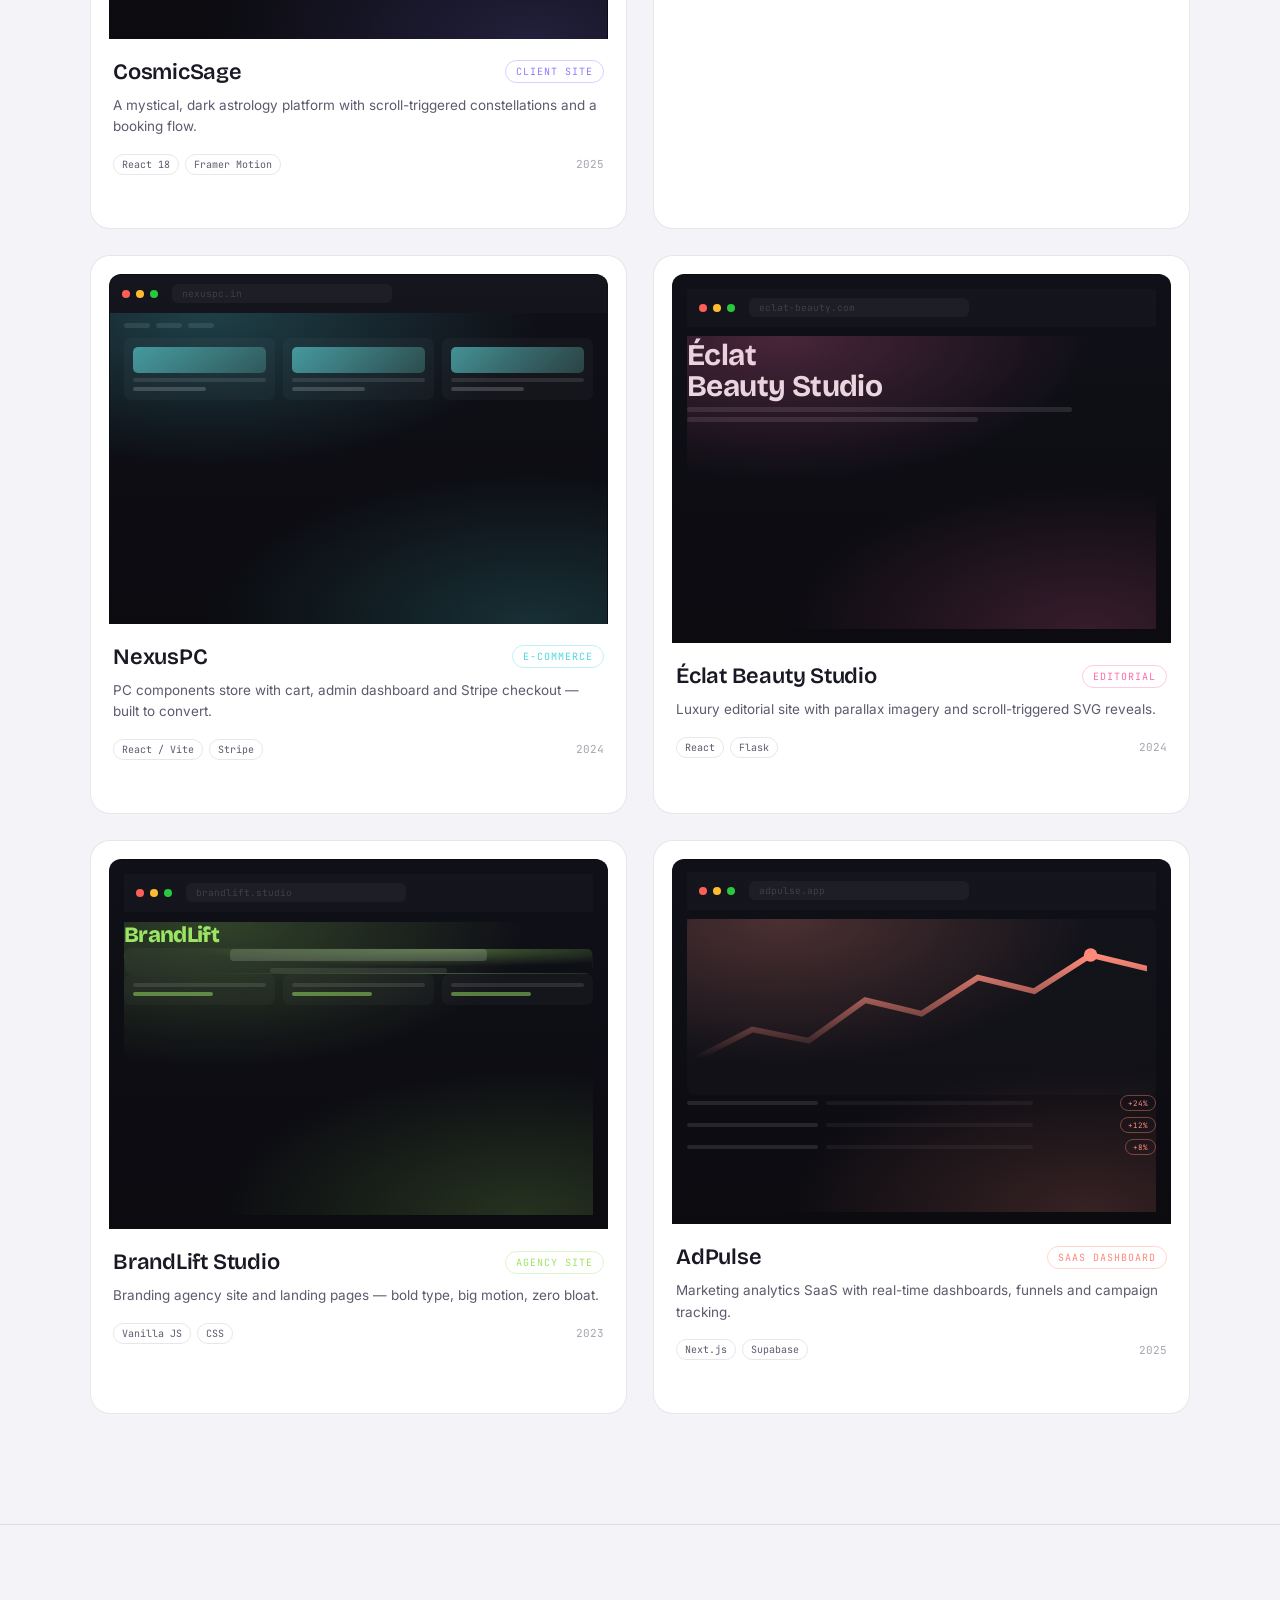
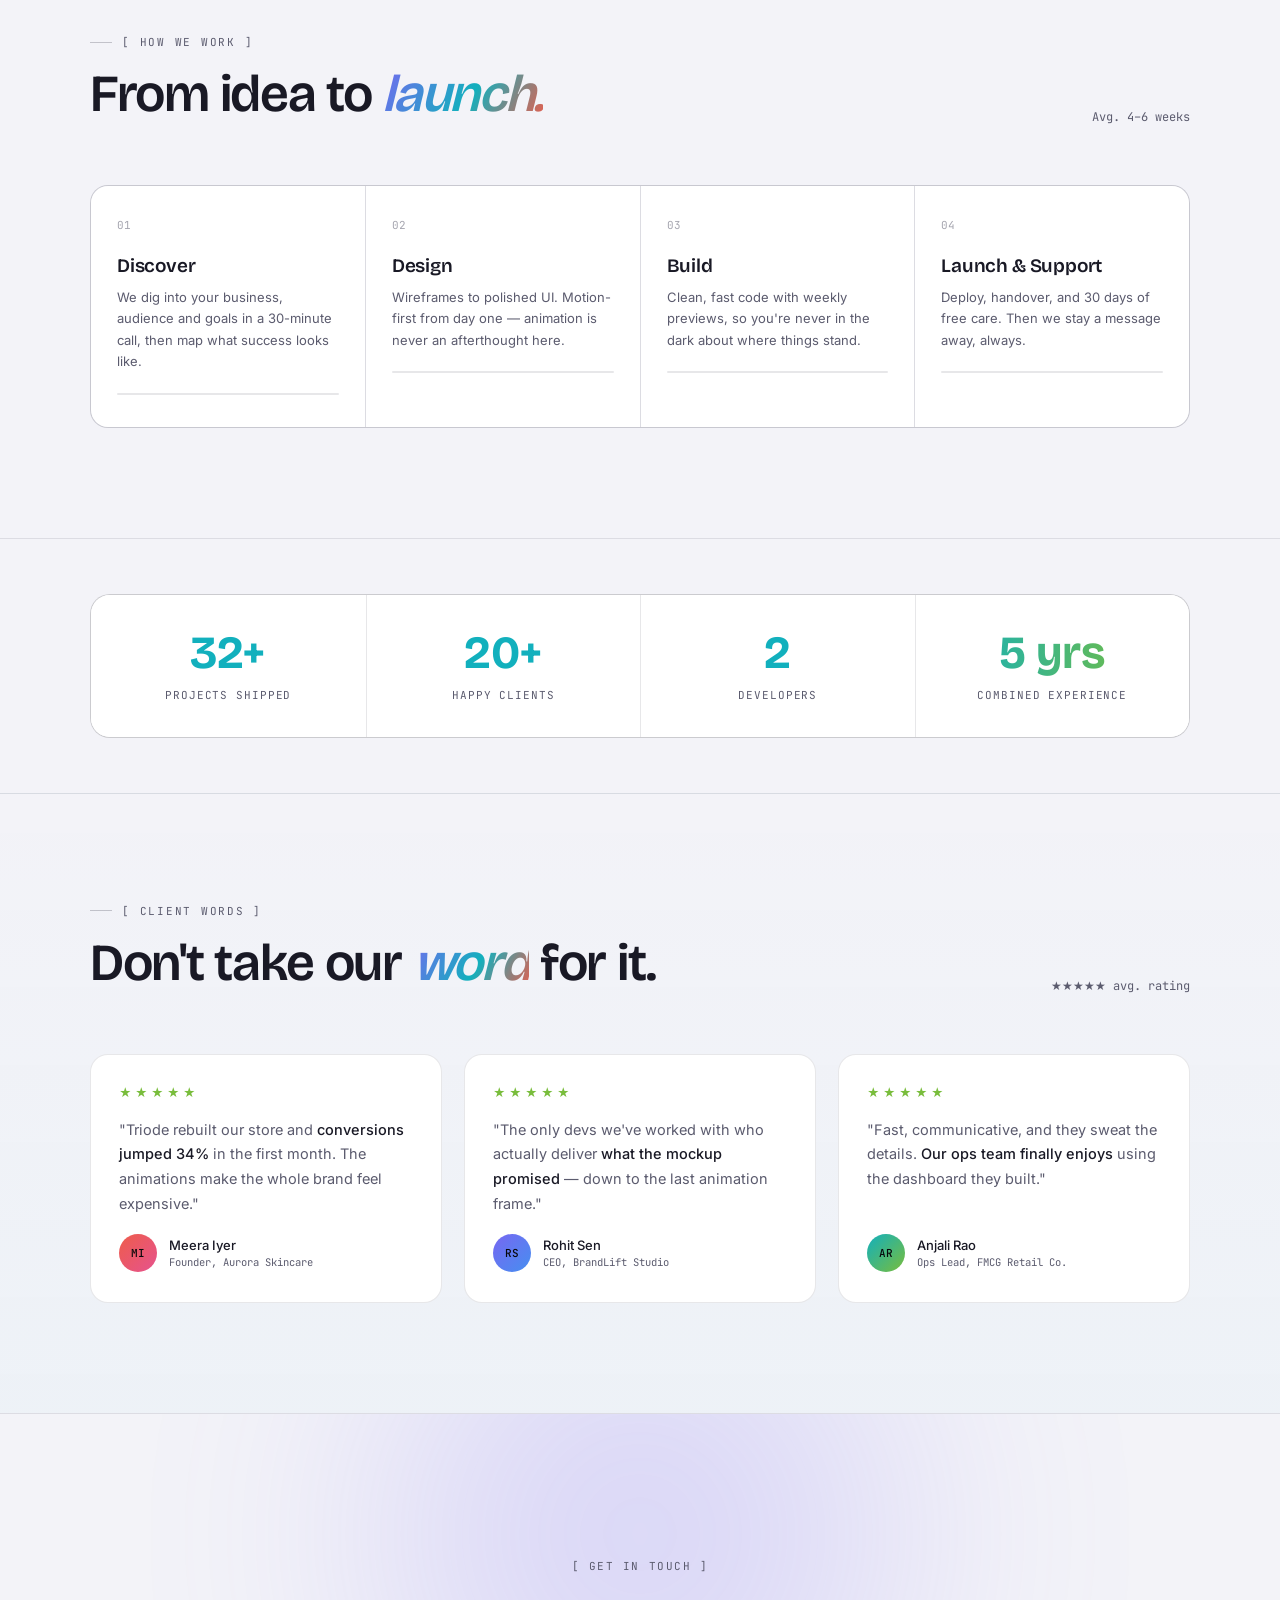
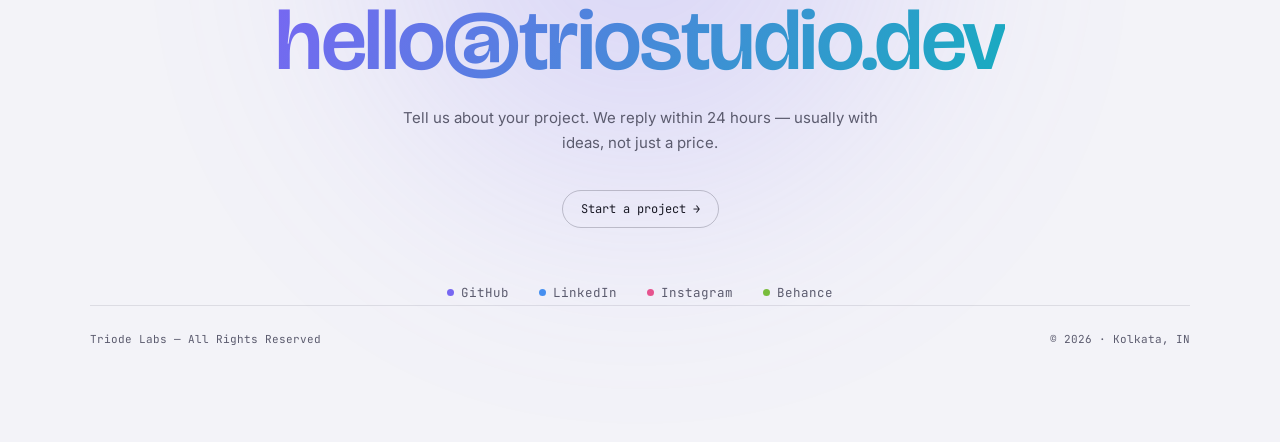
<file: triode-labs.html>
<!DOCTYPE html>
<html lang="en">
<head>
<meta charset="UTF-8">
<meta name="viewport" content="width=device-width, initial-scale=1.0, viewport-fit=cover">
<title>Triode Labs — Web Development & Animation</title>
<link rel="preconnect" href="https://fonts.googleapis.com">
<link rel="preconnect" href="https://fonts.gstatic.com" crossorigin>
<link href="https://fonts.googleapis.com/css2?family=Bricolage+Grotesque:opsz,wght@12..96,300;12..96,400;12..96,500;12..96,600;12..96,700;12..96,800&family=Inter:wght@300;400;500;600&family=JetBrains+Mono:wght@400;500&display=swap" rel="stylesheet">
<link rel="stylesheet" href="styles.css">
</head>
<body>

<div class="noise"></div>
<div class="cursor-dot" id="cDot"></div>
<div class="cursor-ring" id="cRing"></div>

<header id="header">
  <nav class="nav">
    <a class="mark" href="#top"><span class="dot"></span>Triode<small>LABS</small></a>
    <div class="links">
      <a href="#work">Work</a>
      <a href="#team">Team</a>
      <a href="#services">Services</a>
      <a href="#process">Process</a>
      <a href="#contact">Contact</a>
    </div>
    <div class="cta">
      <span class="meta"><span>Kolkata, IN</span><span class="clock" id="clock">--:--</span></span>
      <a class="btn ghost" href="#contact">Start a project</a>
      <button class="burger" id="burger" aria-label="Menu" aria-expanded="false"><span></span><span></span><span></span></button>
    </div>
  </nav>
</header>

<div class="menu-backdrop" id="menuBackdrop"></div>
<aside class="menu-panel" id="menuPanel" aria-hidden="true">
  <div class="menu-head">
    <span class="mark"><span class="dot"></span>Triode<small>LABS</small></span>
    <button class="menu-close" id="menuClose" aria-label="Close menu">✕</button>
  </div>
  <nav class="menu-links">
    <a href="#work"><span>Work</span><span class="arw">→</span></a>
    <a href="#team"><span>Team</span><span class="arw">→</span></a>
    <a href="#services"><span>Services</span><span class="arw">→</span></a>
    <a href="#process"><span>Process</span><span class="arw">→</span></a>
    <a href="#contact"><span>Contact</span><span class="arw">→</span></a>
  </nav>
  <div class="menu-foot">
    <a class="btn" href="#contact">Start a project →</a>
    <span class="mail">hello@triostudio.dev</span>
  </div>
</aside>

<section class="hero" id="top">
  <div class="bg-blob b1"></div>
  <div class="bg-blob b2"></div>
  <div class="wrap" style="position:relative;z-index:3;">
    <div class="eyebrow"><span class="pulse-dot"></span>Web Development Studio — Est. 2023<span class="pulse-dot"></span></div>
    <h1 class="title">We build websites<br>that <em>move.</em></h1>
    <p class="hero-sub">We're <b>three friends</b> who design, build and animate websites for clients who refuse to look ordinary. Fast. Polished. <b>Unforgettable.</b></p>
    <div class="hero-cta">
      <a class="btn" href="#work">View our work ↓</a>
      <a class="btn ghost" href="#contact">Start a project</a>
    </div>
    <div class="glass-stage">
      <div class="glass-plate"><div class="bokeh"></div><div class="sheen"></div></div>
      <svg class="bracket-svg" viewBox="0 0 400 260" xmlns="http://www.w3.org/2000/svg">
        <defs>
          <linearGradient id="bracketGrad" x1="0%" y1="0%" x2="100%" y2="100%">
            <stop offset="0%" stop-color="#8b7bff"/>
            <stop offset="50%" stop-color="#4fd8e0"/>
            <stop offset="100%" stop-color="#ff8a7a"/>
          </linearGradient>
        </defs>
        <path d="M120 40 L45 130 L120 220 M170 230 L230 30 M280 40 L355 130 L280 220"
              fill="none" stroke="rgba(0,0,0,0.35)" stroke-width="36"
              stroke-linecap="round" stroke-linejoin="round" transform="translate(0,6)"/>
        <path d="M120 40 L45 130 L120 220 M170 230 L230 30 M280 40 L355 130 L280 220"
              fill="none" stroke="url(#bracketGrad)" stroke-width="30" stroke-opacity="0.92"
              stroke-linecap="round" stroke-linejoin="round"/>
        <path d="M120 40 L45 130 L120 220 M170 230 L230 30 M280 40 L355 130 L280 220"
              fill="none" stroke="#08080b" stroke-width="14" stroke-opacity="0.25"
              stroke-linecap="round" stroke-linejoin="round"/>
      </svg>
      <div class="chip chip-1"><i></i>React</div>
      <div class="chip chip-2"><i></i>Framer Motion</div>
      <div class="chip chip-3"><i></i>Node.js</div>
      <div class="chip chip-4"><i></i>GSAP</div>
      <div class="chip chip-5"><i></i>Three.js</div>
    </div>
  </div>
  <div class="scroll-hint"><div class="mouse"></div>SCROLL</div>
</section>

<div class="marquee" aria-hidden="true">
  <div class="marquee-track">
    <span>React <i>✦</i> Next.js <i>✦</i> Node.js <i>✦</i> TypeScript <i>✦</i> Framer Motion <i>✦</i> GSAP <i>✦</i> Three.js <i>✦</i> Tailwind <i>✦</i> Stripe <i>✦</i> MongoDB <i>✦</i> Flask <i>✦</i> Vite <i>✦</i></span>
    <span>React <i>✦</i> Next.js <i>✦</i> Node.js <i>✦</i> TypeScript <i>✦</i> Framer Motion <i>✦</i> GSAP <i>✦</i> Three.js <i>✦</i> Tailwind <i>✦</i> Stripe <i>✦</i> MongoDB <i>✦</i> Flask <i>✦</i> Vite <i>✦</i></span>
  </div>
</div>

<section class="services" id="services">
  <div class="wrap" style="padding:0;">
    <div class="svc-row">
      <div class="svc-cell">Full-Stack Development <span class="arrow">↳</span></div>
      <div class="svc-cell">UI/UX & Web Design <span class="arrow">↵</span></div>
    </div>
    <div class="svc-row">
      <div class="svc-cell">Motion & Animation <small>scroll effects, micro-interactions, WebGL</small><span class="arrow">↳</span></div>
      <div class="svc-cell">E-Commerce & Payments <span class="arrow">↵</span></div>
    </div>
    <div class="svc-row">
      <div class="svc-cell">Dashboards & Admin Systems <span class="arrow">↳</span></div>
      <div class="svc-cell">API & Third-Party Integration <span class="arrow">↵</span></div>
    </div>
  </div>
</section>

<section class="statement">
  <div class="wrap">
    <p class="reveal">Three friends. One obsession — building <b>fast, animated, pixel-honest</b> websites that make clients look <em>expensive.</em></p>
  </div>
</section>

<section class="team" id="team">
  <div class="wrap">
    <div class="section-head">
      <div>
        <span class="label reveal">[ The Team ]</span>
        <h2 class="reveal d1">Three minds, <em>one bar.</em></h2>
      </div>
      <span class="index reveal d2">01 / DESIGN · 02 / MOTION · 03 / CODE</span>
    </div>
    <div class="team-grid">
      <div class="member reveal" style="--mc:var(--coral);--mc2:var(--pink);">
        <div class="glow"></div>
        <div class="avatar">SB</div>
        <h3>Suvradeep Basak</h3>
        <span class="role">Design & Branding</span>
        <p>Visual identity, UI/UX and design systems. Every pixel intentional, every screen unmistakably on-brand.</p>
        <div class="mtags"><span>Figma</span><span>UI/UX</span><span>Design Systems</span></div>
        <div class="socials"><a href="#">Behance</a><a href="#">LinkedIn</a></div>
      </div>
      <div class="member reveal d1" style="--mc:var(--cyan);--mc2:var(--blue);">
        <div class="glow"></div>
        <div class="avatar">KP</div>
        <h3>Koushik Paul</h3>
        <span class="role">Motion & Frontend</span>
        <p>The animation guy. Scroll effects, micro-interactions and buttery-smooth UI with Framer Motion, GSAP and WebGL.</p>
        <div class="mtags"><span>Framer Motion</span><span>GSAP</span><span>Three.js</span><span>TypeScript</span></div>
        <div class="socials"><a href="#">GitHub</a><a href="#">Dribbble</a></div>
      </div>
      <div class="member reveal d2" style="--mc:var(--violet);--mc2:var(--cyan);">
        <div class="glow"></div>
        <div class="avatar">PM</div>
        <h3>Pratyay Mitra Mustafi</h3>
        <span class="role">Full-Stack Engineer</span>
        <p>Turns messy requirements into production systems that don't break. Architecture, payments, and the parts nobody sees.</p>
        <div class="mtags"><span>React</span><span>Node.js</span><span>MongoDB</span><span>Flask</span></div>
        <div class="socials"><a href="#">GitHub</a><a href="#">LinkedIn</a></div>
      </div>
    </div>
  </div>
</section>

<section class="work" id="work">
  <div class="wrap">
    <div class="section-head">
      <div>
        <span class="label reveal">[ Selected Work ]</span>
        <h2 class="reveal d1">Client sites we're <em>proud of.</em></h2>
      </div>
      <span class="index reveal d2">Hover a card — they're alive</span>
    </div>
    <div class="proj-grid">

      <div class="proj-card tilt reveal" style="--pc:#8b7bff;">
        <div class="glare"></div>
        <div class="mock layout-site">
          <div class="mock-bar"><b></b><b></b><b></b><span class="url">cosmicsage.in</span></div>
          <div class="mock-body"><div class="hue"></div>
            <div class="hero-m">
              <div class="big-m"></div><div class="sub-m"></div><div class="btn-m"></div>
            </div>
          </div>
        </div>
        <div class="proj-meta">
          <div class="top"><h3>CosmicSage</h3><span class="cat">Client Site</span></div>
          <p class="desc">A mystical, dark astrology platform with scroll-triggered constellations and a booking flow.</p>
          <div class="foot"><div class="tags"><span>React 18</span><span>Framer Motion</span></div><span class="year">2025</span></div>
          <span class="view">View case study <span class="arr">→</span></span>
        </div>
      </div>

      <div class="proj-card tilt reveal d1" style="--pc:#6ba9ff;">
        <div class="glare"></div>
        <div class="mock layout-dash">
          <div class="mock-bar"><b></b><b></b><b></b><span class="url">app.stocksense.io</span></div>
          <div class="mock-body"><div class="hue"></div>
            <div class="side-m"><span class="m-line on"></span><span class="m-line"></span><span class="m-line"></span><span class="m-line"></span></div>
            <div class="main-m">
              <div class="kpis">
                <div class="kpi"><div class="num"></div><div class="m-line"></div></div>
                <div class="kpi"><div class="num"></div><div class="m-line"></div></div>
                <div class="kpi"><div class="num"></div><div class="m-line"></div></div>
              </div>
              <div class="chart-m"><span class="col" style="height:35%"></span><span class="col" style="height:55%"></span><span class="col" style="height:45%"></span><span class="col" style="height:75%"></span><span class="col" style="height:60%"></span><span class="col" style="height:90%"></span></div>
            </div>
          </div>
        </div>
        <div class="proj-meta">
          <div class="top"><h3>StockSense</h3><span class="cat">Web App</span></div>
          <p class="desc">AI-assisted warehouse & inventory system for FMCG retail — dashboards, alerts, demand forecasts.</p>
          <div class="foot"><div class="tags"><span>React</span><span>Node.js</span><span>AI</span></div><span class="year">2025</span></div>
          <span class="view">View case study <span class="arr">→</span></span>
        </div>
      </div>

      <div class="proj-card tilt reveal" style="--pc:#4fd8e0;">
        <div class="glare"></div>
        <div class="mock layout-shop">
          <div class="mock-bar"><b></b><b></b><b></b><span class="url">nexuspc.in</span></div>
          <div class="mock-body"><div class="hue"></div>
            <div class="nav-m"><span class="m-line"></span><span class="m-line"></span><span class="m-line"></span></div>
            <div class="grid-m">
              <div class="card-m"><div class="img-m"></div><div class="m-line"></div><div class="m-line p"></div></div>
              <div class="card-m"><div class="img-m"></div><div class="m-line"></div><div class="m-line p"></div></div>
              <div class="card-m"><div class="img-m"></div><div class="m-line"></div><div class="m-line p"></div></div>
            </div>
          </div>
        </div>
        <div class="proj-meta">
          <div class="top"><h3>NexusPC</h3><span class="cat">E-Commerce</span></div>
          <p class="desc">PC components store with cart, admin dashboard and Stripe checkout — built to convert.</p>
          <div class="foot"><div class="tags"><span>React / Vite</span><span>Stripe</span></div><span class="year">2024</span></div>
          <span class="view">View case study <span class="arr">→</span></span>
        </div>
      </div>

      <div class="proj-card tilt reveal d1" style="--pc:#ff6ba9;">
        <div class="glare"></div>
        <div class="mock layout-editorial">
          <div class="mock-bar"><b></b><b></b><b></b><span class="url">eclat-beauty.com</span></div>
          <div class="mock-body"><div class="hue"></div>
            <div class="mag-m">Éclat<br>Beauty Studio</div>
            <div class="img-m"></div>
            <div class="txt-m"><span class="m-line l"></span><span class="m-line m"></span></div>
          </div>
        </div>
        <div class="proj-meta">
          <div class="top"><h3>Éclat Beauty Studio</h3><span class="cat">Editorial</span></div>
          <p class="desc">Luxury editorial site with parallax imagery and scroll-triggered SVG reveals.</p>
          <div class="foot"><div class="tags"><span>React</span><span>Flask</span></div><span class="year">2024</span></div>
          <span class="view">View case study <span class="arr">→</span></span>
        </div>
      </div>

      <div class="proj-card tilt reveal" style="--pc:#9be564;">
        <div class="glare"></div>
        <div class="mock layout-agency">
          <div class="mock-bar"><b></b><b></b><b></b><span class="url">brandlift.studio</span></div>
          <div class="mock-body"><div class="hue"></div>
            <div class="logo-m">BrandLift</div>
            <div class="hero-m"><div class="big-m"></div><div class="sub-m"></div></div>
            <div class="tiles">
              <div class="m-tile"><span class="m-line"></span><span class="m-line"></span></div>
              <div class="m-tile"><span class="m-line"></span><span class="m-line"></span></div>
              <div class="m-tile"><span class="m-line"></span><span class="m-line"></span></div>
            </div>
          </div>
        </div>
        <div class="proj-meta">
          <div class="top"><h3>BrandLift Studio</h3><span class="cat">Agency Site</span></div>
          <p class="desc">Branding agency site and landing pages — bold type, big motion, zero bloat.</p>
          <div class="foot"><div class="tags"><span>Vanilla JS</span><span>CSS</span></div><span class="year">2023</span></div>
          <span class="view">View case study <span class="arr">→</span></span>
        </div>
      </div>

      <div class="proj-card tilt reveal d1" style="--pc:#ff8a7a;">
        <div class="glare"></div>
        <div class="mock layout-saas">
          <div class="mock-bar"><b></b><b></b><b></b><span class="url">adpulse.app</span></div>
          <div class="mock-body"><div class="hue"></div>
            <div class="chart-m">
              <svg viewBox="0 0 200 70" preserveAspectRatio="none">
                <defs><linearGradient id="cg" x1="0" y1="0" x2="0" y2="1"><stop offset="0" stop-color="#ff8a7a"/><stop offset="1" stop-color="#ff8a7a" stop-opacity="0"/></linearGradient></defs>
                <polyline points="0,58 25,45 50,50 75,32 100,38 125,22 150,28 175,12 200,18" fill="none" stroke="url(#cg)" stroke-width="2.5" stroke-linecap="round"/>
                <circle cx="175" cy="12" r="3" fill="#ff8a7a"/>
              </svg>
            </div>
            <div class="rows">
              <div class="row"><span class="m-line"></span><span class="m-line"></span><span class="chip-tag">+24%</span></div>
              <div class="row"><span class="m-line"></span><span class="m-line"></span><span class="chip-tag">+12%</span></div>
              <div class="row"><span class="m-line"></span><span class="m-line"></span><span class="chip-tag">+8%</span></div>
            </div>
          </div>
        </div>
        <div class="proj-meta">
          <div class="top"><h3>AdPulse</h3><span class="cat">SaaS Dashboard</span></div>
          <p class="desc">Marketing analytics SaaS with real-time dashboards, funnels and campaign tracking.</p>
          <div class="foot"><div class="tags"><span>Next.js</span><span>Supabase</span></div><span class="year">2025</span></div>
          <span class="view">View case study <span class="arr">→</span></span>
        </div>
      </div>

    </div>
  </div>
</section>

<section class="process" id="process">
  <div class="wrap">
    <div class="section-head">
      <div>
        <span class="label reveal">[ How We Work ]</span>
        <h2 class="reveal d1">From idea to <em>launch.</em></h2>
      </div>
      <span class="index reveal d2">Avg. 4–6 weeks</span>
    </div>
    <div class="proc-grid reveal">
      <div class="proc-cell">
        <div class="num">01 <i>→</i></div>
        <h3>Discover</h3>
        <p>We dig into your business, audience and goals in a 30-minute call, then map what success looks like.</p>
        <div class="bar"></div>
      </div>
      <div class="proc-cell">
        <div class="num">02 <i>→</i></div>
        <h3>Design</h3>
        <p>Wireframes to polished UI. Motion-first from day one — animation is never an afterthought here.</p>
        <div class="bar"></div>
      </div>
      <div class="proc-cell">
        <div class="num">03 <i>→</i></div>
        <h3>Build</h3>
        <p>Clean, fast code with weekly previews, so you're never in the dark about where things stand.</p>
        <div class="bar"></div>
      </div>
      <div class="proc-cell">
        <div class="num">04 <i>→</i></div>
        <h3>Launch & Support</h3>
        <p>Deploy, handover, and 30 days of free care. Then we stay a message away, always.</p>
        <div class="bar"></div>
      </div>
    </div>
  </div>
</section>

<section class="stats">
  <div class="wrap">
    <div class="stats-grid reveal">
      <div class="stat-cell"><div class="n"><span class="count" data-count="40" data-suffix="+">0</span></div><div class="l">Projects Shipped</div></div>
      <div class="stat-cell"><div class="n"><span class="count" data-count="25" data-suffix="+">0</span></div><div class="l">Happy Clients</div></div>
      <div class="stat-cell"><div class="n"><span class="count" data-count="3">0</span></div><div class="l">Developers</div></div>
      <div class="stat-cell"><div class="n"><span class="count" data-count="6" data-suffix=" yrs">0</span></div><div class="l">Combined Experience</div></div>
    </div>
  </div>
</section>

<section class="testi">
  <div class="wrap">
    <div class="section-head">
      <div>
        <span class="label reveal">[ Client Words ]</span>
        <h2 class="reveal d1">Don't take our <em>word</em> for it.</h2>
      </div>
      <span class="index reveal d2">★★★★★ avg. rating</span>
    </div>
    <div class="testi-grid">
      <div class="quote reveal" style="--qc:var(--coral);--qc2:var(--pink);">
        <div class="stars">★★★★★</div>
        <p>"Triode rebuilt our store and <b>conversions jumped 34%</b> in the first month. The animations make the whole brand feel expensive."</p>
        <div class="who"><div class="init">MI</div><div><div class="nm">Meera Iyer</div><div class="co">Founder, Aurora Skincare</div></div></div>
      </div>
      <div class="quote reveal d1" style="--qc:var(--violet);--qc2:var(--blue);">
        <div class="stars">★★★★★</div>
        <p>"The only devs we've worked with who actually deliver <b>what the mockup promised</b> — down to the last animation frame."</p>
        <div class="who"><div class="init">RS</div><div><div class="nm">Rohit Sen</div><div class="co">CEO, BrandLift Studio</div></div></div>
      </div>
      <div class="quote reveal d2" style="--qc:var(--cyan);--qc2:var(--lime);">
        <div class="stars">★★★★★</div>
        <p>"Fast, communicative, and they sweat the details. <b>Our ops team finally enjoys</b> using the dashboard they built."</p>
        <div class="who"><div class="init">AR</div><div><div class="nm">Anjali Rao</div><div class="co">Ops Lead, FMCG Retail Co.</div></div></div>
      </div>
    </div>
  </div>
</section>

<section class="contact" id="contact">
  <div class="bg-blob b3"></div>
  <div class="wrap" style="position:relative;z-index:3;">
    <span class="label">[ Get in touch ]</span>
    <h2 class="reveal"><a href="mailto:hello@triostudio.dev">hello@triostudio.dev</a></h2>
    <p class="sub reveal d1">Tell us about your project. We reply within 24 hours — usually with ideas, not just a price.</p>
    <div class="hero-cta reveal d2">
      <a class="btn" href="mailto:hello@triostudio.dev">Start a project →</a>
    </div>
    <div class="contact-links reveal d3">
      <a href="#"><span class="g" style="--gc:var(--violet)"></span>GitHub</a>
      <a href="#"><span class="g" style="--gc:var(--blue)"></span>LinkedIn</a>
      <a href="#"><span class="g" style="--gc:var(--pink)"></span>Instagram</a>
      <a href="#"><span class="g" style="--gc:var(--lime)"></span>Behance</a>
    </div>
  </div>
  <div class="wrap">
    <footer>
      <span>Triode Labs — All Rights Reserved</span>
      <span>© 2026 · Kolkata, IN</span>
    </footer>
  </div>
</section>

<script src="script.js"></script>
</body>
</html>
</file>
<file: styles.css>
:root {
  color-scheme: dark;
  --bg: #08080b;
  --bg-panel: #0e0e13;
  --bg-raised: #12121a;
  --line: rgba(255, 255, 255, 0.08);
  --line-strong: rgba(255, 255, 255, 0.16);
  --text: #eceaf0;
  --text-dim: #8b899a;
  --text-faint: #55536480;
  --violet: #8b7bff;
  --cyan: #4fd8e0;
  --coral: #ff8a7a;
  --lime: #9be564;
  --pink: #ff6ba9;
  --blue: #6ba9ff;
  --grad: linear-gradient(120deg, var(--violet), var(--cyan) 55%, var(--coral));
  --mw: 1180px;
  --ease: cubic-bezier(.22, 1, .36, 1);
}

/* ---------- LIGHT THEME ---------- */
[data-theme="light"] {
  color-scheme: light;
  --bg: #f3f3f8;
  --bg-panel: #ffffff;
  --bg-raised: #fafafd;
  --line: rgba(20, 20, 40, 0.10);
  --line-strong: rgba(20, 20, 40, 0.22);
  --text: #191925;
  --text-dim: #5b5b6e;
  --text-faint: rgba(91, 91, 110, 0.55);
  --violet: #7767f2;
  --cyan: #12b0bd;
  --coral: #ee5c4b;
  --lime: #79bd3c;
  --pink: #e6538e;
  --blue: #468ff0;
}

[data-theme="light"] header.scrolled .nav {
  background: rgba(250, 250, 253, 0.85);
  box-shadow: 0 14px 40px -14px rgba(30, 30, 60, 0.18);
}

[data-theme="light"] .menu-head,
[data-theme="light"] .menu-links a,
[data-theme="light"] .menu-foot {
  border-color: var(--line-strong);
}

[data-theme="light"] .btn.ghost {
  background: rgba(0, 0, 0, 0.04);
}

[data-theme="light"] .stat-cell {
  background: var(--bg-panel);
}

[data-theme="light"] .stats-grid {
  background: var(--bg-panel);
}

[data-theme="light"] .chip {
  background: rgba(255, 255, 255, 0.7);
  border-color: rgba(20, 20, 40, 0.14);
}

[data-theme="light"] .glass-plate {
  border-color: rgba(20, 20, 40, 0.10);
}

[data-theme="light"] .menu-panel {
  background:
    linear-gradient(180deg, var(--bg-raised), var(--bg-panel)) padding-box,
    var(--grad) border-box;
  border: 2px solid transparent;
  box-shadow: 0 30px 80px -24px rgba(30, 30, 60, 0.3), inset 0 1px 0 rgba(255, 255, 255, 0.7), 0 0 44px -18px rgba(119, 103, 242, 0.45);
}

* {
  margin: 0;
  padding: 0;
  box-sizing: border-box;
}

html {
  scroll-behavior: smooth;
  scroll-padding-top: 96px;
}

body {
  background: var(--bg);
  color: var(--text);
  font-family: 'Inter', sans-serif;
  overflow-x: hidden;
  -webkit-font-smoothing: antialiased;
  -webkit-tap-highlight-color: transparent;
}

::selection {
  background: var(--violet);
  color: #08080b;
}

a {
  color: inherit;
  text-decoration: none;
}

button {
  font: inherit;
  color: inherit;
  background: none;
  border: none;
  cursor: pointer;
}

a:focus-visible,
button:focus-visible {
  outline: 2px solid var(--violet);
  outline-offset: 3px;
  border-radius: 6px;
}

h1,
h2 {
  text-wrap: balance;
}

.noise {
  position: fixed;
  inset: 0;
  z-index: 2;
  pointer-events: none;
  opacity: 0.035;
  mix-blend-mode: overlay;
  background-image: url("data:image/svg+xml,%3Csvg xmlns='http://www.w3.org/2000/svg' width='120' height='120'%3E%3Cfilter id='n'%3E%3CfeTurbulence type='fractalNoise' baseFrequency='0.9' numOctaves='2' stitchTiles='stitch'/%3E%3C/filter%3E%3Crect width='100%25' height='100%25' filter='url(%23n)'/%3E%3C/svg%3E");
}

.wrap {
  max-width: var(--mw);
  margin: 0 auto;
  padding: 0 40px;
}

/* ---------- CURSOR ---------- */
.cursor-dot,
.cursor-ring {
  position: fixed;
  top: 0;
  left: 0;
  z-index: 9999;
  pointer-events: none;
  border-radius: 50%;
  transform: translate(-50%, -50%);
}

.cursor-dot {
  width: 6px;
  height: 6px;
  background: var(--text);
}

.cursor-ring {
  width: 34px;
  height: 34px;
  border: 1px solid var(--line-strong);
  transition: width .25s var(--ease), height .25s var(--ease), border-color .25s;
}

.cursor-ring.hot {
  width: 56px;
  height: 56px;
  border-color: var(--violet);
}

@media (pointer:coarse) {

  .cursor-dot,
  .cursor-ring {
    display: none;
  }
}

/* ---------- NAV (floating pill on scroll) ---------- */
header {
  position: fixed;
  top: 0;
  left: 0;
  right: 0;
  z-index: 100;
  padding: 0;
  pointer-events: none;
  transition: padding .45s var(--ease);
}

header.scrolled {
  padding: 14px 24px 0;
}

.nav {
  pointer-events: auto;
  display: flex;
  align-items: center;
  justify-content: space-between;
  gap: 20px;
  max-width: var(--mw);
  margin: 0 auto;
  padding: 20px 40px;
  border-radius: 0;
  border: 1px solid transparent;
  background: transparent;
  backdrop-filter: blur(0px) saturate(1);
  -webkit-backdrop-filter: blur(0px) saturate(1);
  box-shadow: none;
  transition: padding .45s var(--ease), border-radius .45s var(--ease), border-color .45s, background .45s, box-shadow .45s, backdrop-filter .45s;
}

header.scrolled .nav {
  padding: 12px 20px;
  border-radius: 100px;
  border-color: var(--line-strong);
  background: rgba(14, 14, 19, 0.85);
  backdrop-filter: blur(18px) saturate(1.4);
  -webkit-backdrop-filter: blur(18px) saturate(1.4);
  box-shadow: 0 14px 40px -14px rgba(0, 0, 0, 0.5);
}

.nav .mark {
  font-family: 'Bricolage Grotesque';
  font-weight: 700;
  font-size: 17px;
  letter-spacing: -0.02em;
  display: flex;
  align-items: center;
  gap: 9px;
}

.nav .mark .dot {
  width: 8px;
  height: 8px;
  border-radius: 50%;
  background: var(--grad);
  box-shadow: 0 0 14px var(--violet);
  animation: pulse 2.6s ease-in-out infinite;
}

@keyframes pulse {

  0%,
  100% {
    box-shadow: 0 0 6px var(--violet);
  }

  50% {
    box-shadow: 0 0 18px var(--cyan);
  }
}

.nav .mark small {
  font-family: 'JetBrains Mono';
  font-weight: 400;
  font-size: 10px;
  color: var(--text-dim);
  letter-spacing: .12em;
  margin-left: 2px;
}

.nav .links {
  display: flex;
  gap: 34px;
  color: var(--text-dim);
  font-size: 13.5px;
}

.nav .links a {
  position: relative;
  transition: color .25s;
}

.nav .links a::after {
  content: '';
  position: absolute;
  left: 0;
  bottom: -5px;
  height: 1px;
  width: 100%;
  background: var(--grad);
  transform: scaleX(0);
  transform-origin: left;
  transition: transform .35s var(--ease);
}

.nav .links a:hover,
.nav .links a.active {
  color: var(--text);
}

.nav .links a:hover::after,
.nav .links a.active::after {
  transform: scaleX(1);
}

.nav .cta {
  display: flex;
  align-items: center;
  gap: 14px;
}

.nav .meta {
  color: var(--text-dim);
  font-family: 'JetBrains Mono';
  font-size: 11.5px;
  display: flex;
  gap: 14px;
  align-items: center;
}

.nav .clock {
  min-width: 66px;
  text-align: right;
}

.btn {
  display: inline-flex;
  align-items: center;
  gap: 8px;
  font-family: 'JetBrains Mono';
  font-size: 12px;
  padding: 10px 18px;
  border-radius: 100px;
  border: 1px solid var(--line-strong);
  color: var(--text);
  transition: border-color .3s, box-shadow .3s, transform .3s;
  position: relative;
  overflow: hidden;
}

.btn::before {
  content: '';
  position: absolute;
  inset: 0;
  background: var(--grad);
  opacity: 0;
  transition: opacity .3s;
  z-index: -1;
}

.btn:hover {
  border-color: transparent;
  box-shadow: 0 8px 30px -8px rgba(139, 123, 255, .5);
  transform: translateY(-1px);
}

.btn:hover::before {
  opacity: 1;
}

.btn.ghost {
  background: rgba(255, 255, 255, 0.03);
}

.burger {
  display: none;
  flex-direction: column;
  align-items: center;
  justify-content: center;
  gap: 4px;
  padding: 9px;
  border: 2px solid transparent;
  border-radius: 12px;
  background:
    linear-gradient(rgba(0, 0, 0, 0), rgba(0, 0, 0, 0)) padding-box,
    var(--grad) border-box;
}

.burger span {
  width: 16px;
  height: 2px;
  background: var(--text);
  transition: transform .3s var(--ease), opacity .3s;
}

@media (max-width:900px) {

  .nav .links,
  .nav .meta {
    display: none;
  }

  .burger {
    display: flex;
  }

  .nav .theme-toggle,
  .nav .cta .btn {
    display: none;
  }

  body.menu-open {
    overflow: hidden;
  }

  body.menu-open .burger span:nth-child(1) {
    transform: translateY(6px) rotate(45deg);
  }

  body.menu-open .burger span:nth-child(2) {
    opacity: 0;
  }

  body.menu-open .burger span:nth-child(3) {
    transform: translateY(-6px) rotate(-45deg);
  }
}

/* ---------- THEME TOGGLE ---------- */
.theme-toggle {
  width: 36px;
  height: 36px;
  border-radius: 10px;
  flex: none;
  display: flex;
  align-items: center;
  justify-content: center;
  border: 1px solid var(--line-strong);
  color: var(--text-dim);
  transition: border-color .3s, color .3s, transform .4s var(--ease);
}

.theme-toggle svg {
  width: 16px;
  height: 16px;
}

.theme-toggle:hover {
  border-color: var(--violet);
  color: var(--text);
  transform: rotate(15deg);
}

.theme-toggle .ic-moon {
  display: none;
}

[data-theme="light"] .theme-toggle .ic-sun {
  display: none;
}

[data-theme="light"] .theme-toggle .ic-moon {
  display: block;
}

/* ---------- MOBILE MENU (RIGHT DRAWER) ---------- */
.menu-backdrop {
  display: none;
}

.menu-panel {
  display: none;
}

@media (max-width:900px) {
  .menu-backdrop {
    display: block;
    position: fixed;
    inset: 0;
    z-index: 150;
    background: rgba(5, 5, 8, 0.6);
    backdrop-filter: blur(6px);
    -webkit-backdrop-filter: blur(6px);
    opacity: 0;
    pointer-events: none;
    transition: opacity .4s var(--ease);
  }

  body.menu-open .menu-backdrop {
    opacity: 1;
    pointer-events: auto;
  }

  .menu-panel {
    display: flex;
    flex-direction: column;
    position: fixed;
    top: 86px;
    right: 24px;
    z-index: 200;
    width: min(290px, 78vw);
    max-height: calc(100vh - 104px);
    max-height: calc(100dvh - 104px);
    background:
      linear-gradient(180deg, var(--bg-raised), var(--bg-panel)) padding-box,
      var(--grad) border-box;
    border: 2px solid transparent;
    border-radius: 20px;
    box-shadow: 0 40px 100px -20px rgba(0, 0, 0, 0.8), inset 0 1px 0 rgba(255, 255, 255, 0.05), 0 0 44px -18px rgba(139, 123, 255, 0.4);
    transform: translateX(calc(100% + 34px));
    visibility: hidden;
    transition: transform .5s var(--ease), visibility 0s .5s;
    overflow: hidden;
  }

  body.menu-open .menu-panel {
    visibility: visible;
    transform: translateX(0);
    transition: transform .5s var(--ease), visibility 0s;
  }

  .menu-head {
    display: flex;
    align-items: center;
    justify-content: space-between;
    padding: 17px 20px 14px;
    border-bottom: 1px solid var(--line);
  }

  .menu-head .mark {
    font-family: 'Bricolage Grotesque';
    font-weight: 700;
    font-size: 16px;
    display: flex;
    align-items: center;
    gap: 8px;
  }

  .menu-head .mark .dot {
    width: 7px;
    height: 7px;
    border-radius: 50%;
    background: var(--grad);
    box-shadow: 0 0 10px var(--violet);
  }

  .menu-head .mark small {
    font-family: 'JetBrains Mono';
    font-weight: 400;
    font-size: 9.5px;
    color: var(--text-dim);
    letter-spacing: .12em;
  }

  .menu-close {
    width: 38px;
    height: 38px;
    border-radius: 11px;
    flex: none;
    display: flex;
    align-items: center;
    justify-content: center;
    border: 1px solid var(--line-strong);
    color: var(--text-dim);
    font-size: 15px;
    line-height: 1;
    transition: border-color .3s, color .3s, transform .4s var(--ease);
  }

  .menu-close:hover {
    border-color: var(--violet);
    color: var(--text);
    transform: rotate(90deg);
  }

  .menu-head-actions {
    display: flex;
    align-items: center;
    gap: 8px;
  }

  .menu-links {
    flex: 1;
    overflow-y: auto;
    padding: 6px 20px;
  }

  .menu-links a {
    display: flex;
    align-items: center;
    justify-content: space-between;
    padding: 15px 2px;
    border-bottom: 1px solid var(--line);
    font-family: 'Bricolage Grotesque';
    font-weight: 600;
    font-size: clamp(19px, 5vw, 23px);
    letter-spacing: -0.01em;
    color: var(--text);
    transition: color .3s, padding-left .35s var(--ease);
  }

  .menu-links a:last-child {
    border-bottom: none;
  }

  .menu-links a .arw {
    font-size: 14px;
    color: var(--text-dim);
    opacity: 0;
    transform: translateX(-6px);
    transition: all .3s var(--ease);
  }

  .menu-links a:hover {
    background: var(--grad);
    -webkit-background-clip: text;
    background-clip: text;
    color: transparent;
    padding-left: 8px;
  }

  .menu-links a:hover .arw {
    opacity: 1;
    transform: translateX(0);
    background: var(--grad);
    -webkit-background-clip: text;
    background-clip: text;
    color: transparent;
  }

  .menu-foot {
    padding: 16px 20px 20px;
    border-top: 1px solid var(--line);
    display: flex;
    flex-direction: column;
    gap: 13px;
  }

  .menu-foot .btn {
    justify-content: center;
    width: 100%;
    padding: 14px;
  }
}

/* ---------- HERO ---------- */  
.hero {
    position: relative;
    min-height: 100vh;
    display: flex;
    align-items: center;
    padding: 120px 0 90px;
    overflow: hidden;
  }

.hero .bg-blob {
  position: absolute;
  border-radius: 50%;
  filter: blur(120px);
  opacity: 0.28;
  pointer-events: none;
}

.hero .bg-blob.b1 {
  width: 520px;
  height: 520px;
  top: -160px;
  left: -140px;
  background: var(--violet);
  animation: blobDrift 16s ease-in-out infinite;
}

.hero .bg-blob.b2 {
  width: 460px;
  height: 460px;
  bottom: -180px;
  right: -120px;
  background: var(--cyan);
  animation: blobDrift 18s ease-in-out infinite reverse;
}

@keyframes blobDrift {

  0%,
  100% {
    transform: translate(0, 0) scale(1);
  }

  50% {
    transform: translate(40px, -30px) scale(1.08);
  }
}

.eyebrow {
  font-family: 'JetBrains Mono';
  font-size: 11px;
  letter-spacing: .14em;
  text-transform: uppercase;
  color: var(--text-dim);
  margin-bottom: 30px;
  display: flex;
  align-items: center;
  justify-content: center;
  flex-wrap: wrap;
  row-gap: 8px;
  gap: 10px;
  text-align: center;
  padding: 0 20px;
}

.eyebrow::before,
.eyebrow::after {
  content: '';
  width: 26px;
  height: 1px;
  background: var(--line-strong);
}

.eyebrow .pulse-dot {
  width: 6px;
  height: 6px;
  border-radius: 50%;
  background: var(--lime);
  box-shadow: 0 0 10px var(--lime);
}

h1.title {
  font-family: 'Bricolage Grotesque';
  font-weight: 600;
  letter-spacing: -0.035em;
  font-size: clamp(48px, 8.4vw, 104px);
  line-height: 0.99;
  text-align: center;
}

h1.title em {
  font-style: italic;
  background: var(--grad);
  background-size: 200% auto;
  -webkit-background-clip: text;
  background-clip: text;
  color: transparent;
  animation: gradShift 6s linear infinite;
}

@keyframes gradShift {
  to {
    background-position: 200% center;
  }
}

.hero-sub {
  text-align: center;
  color: var(--text-dim);
  font-size: clamp(15px, 1.6vw, 17px);
  line-height: 1.7;
  max-width: 640px;
  margin: 26px auto 0;
}

.hero-sub b {
  color: var(--text);
  font-weight: 500;
}

.hero-cta {
  display: flex;
  gap: 16px;
  justify-content: center;
  margin-top: 38px;
  flex-wrap: wrap;
}

.glass-stage {
  position: relative;
  height: 340px;
  display: flex;
  align-items: center;
  justify-content: center;
  margin: 46px auto 0;
  max-width: 760px;
}

.glass-plate {
  width: 280px;
  height: 280px;
  border-radius: 38px;
  position: relative;
  overflow: hidden;
  background: linear-gradient(135deg, rgba(139, 123, 255, 0.16), rgba(79, 216, 224, 0.10) 45%, rgba(255, 138, 122, 0.14));
  border: 1px solid rgba(255, 255, 255, 0.14);
  backdrop-filter: blur(2px) saturate(1.5);
  -webkit-backdrop-filter: blur(2px) saturate(1.5);
  box-shadow: 0 30px 90px -20px rgba(139, 123, 255, 0.4), inset 0 0 40px rgba(255, 255, 255, 0.05);
  animation: plateMotion 9s ease-in-out infinite;
}

.glass-plate .bokeh {
  position: absolute;
  inset: 0;
  background:
    radial-gradient(circle at 22% 78%, rgba(255, 138, 122, 0.4), transparent 42%),
    radial-gradient(circle at 78% 18%, rgba(79, 216, 224, 0.4), transparent 42%);
  filter: blur(22px);
}

.glass-plate .sheen {
  position: absolute;
  inset: -60%;
  background: linear-gradient(115deg, transparent 42%, rgba(255, 255, 255, 0.4) 50%, transparent 58%);
  animation: sheen 5.5s linear infinite;
}

@keyframes plateMotion {

  0%,
  100% {
    transform: translateY(0) rotate(-2deg);
  }

  50% {
    transform: translateY(-16px) rotate(2deg);
  }
}

@keyframes sheen {
  0% {
    transform: translate(-25%, -25%);
  }

  100% {
    transform: translate(25%, 25%);
  }
}

.bracket-svg {
  position: absolute;
  width: 210px;
  height: auto;
  z-index: 3;
  animation: bracketFloat 9s ease-in-out infinite, hueShift 12s linear infinite;
}

@keyframes bracketFloat {

  0%,
  100% {
    transform: translateY(0) rotate(0deg);
  }

  50% {
    transform: translateY(-10px) rotate(-1.5deg);
  }
}

@keyframes hueShift {
  0% {
    filter: drop-shadow(0 14px 26px rgba(0, 0, 0, 0.55)) hue-rotate(0deg);
  }

  100% {
    filter: drop-shadow(0 14px 26px rgba(0, 0, 0, 0.55)) hue-rotate(360deg);
  }
}

.chip {
  position: absolute;
  z-index: 4;
  font-family: 'JetBrains Mono';
  font-size: 11px;
  color: var(--text);
  padding: 8px 14px;
  border-radius: 100px;
  background: rgba(255, 255, 255, 0.05);
  border: 1px solid var(--line-strong);
  backdrop-filter: blur(8px);
  box-shadow: 0 10px 30px -10px rgba(0, 0, 0, 0.6);
  animation: chipFloat var(--d, 6s) ease-in-out infinite;
  animation-delay: var(--delay, 0s);
  white-space: nowrap;
}

.chip i {
  font-style: normal;
  display: inline-block;
  width: 6px;
  height: 6px;
  border-radius: 50%;
  margin-right: 7px;
  background: var(--c);
  box-shadow: 0 0 8px var(--c);
}

@keyframes chipFloat {

  0%,
  100% {
    transform: translateY(0);
  }

  50% {
    transform: translateY(-12px);
  }
}

.chip-1 {
  top: 8%;
  left: 2%;
  --c: var(--violet);
}

.chip-2 {
  top: 20%;
  right: 0%;
  --c: var(--cyan);
  --d: 7s;
  --delay: .6s;
}

.chip-3 {
  bottom: 22%;
  left: 0%;
  --c: var(--coral);
  --d: 5.5s;
  --delay: 1.2s;
}

.chip-4 {
  bottom: 6%;
  right: 6%;
  --c: var(--lime);
  --d: 6.5s;
  --delay: .3s;
}

.chip-5 {
  top: 0%;
  right: 26%;
  --c: var(--pink);
  --d: 8s;
  --delay: 1.8s;
}

@media (max-width:700px) {
  .chip-2 {
    right: 0;
  }

  .chip-5 {
    display: none;
  }
}

.scroll-hint {
  position: absolute;
  bottom: 26px;
  left: 50%;
  transform: translateX(-50%);
  display: flex;
  flex-direction: column;
  align-items: center;
  gap: 8px;
  color: var(--text-faint);
  font-family: 'JetBrains Mono';
  font-size: 10px;
  letter-spacing: .2em;
}

.scroll-hint .mouse {
  width: 18px;
  height: 28px;
  border: 1px solid var(--line-strong);
  border-radius: 10px;
  position: relative;
}

.scroll-hint .mouse::after {
  content: '';
  position: absolute;
  top: 5px;
  left: 50%;
  transform: translateX(-50%);
  width: 3px;
  height: 6px;
  border-radius: 3px;
  background: var(--text-dim);
  animation: wheel 1.8s ease-in-out infinite;
}

@keyframes wheel {
  0% {
    opacity: 0;
    transform: translate(-50%, 0);
  }

  30% {
    opacity: 1;
  }

  100% {
    opacity: 0;
    transform: translate(-50%, 10px);
  }
}

/* ---------- MARQUEE ---------- */
.marquee {
  border-top: 1px solid var(--line);
  border-bottom: 1px solid var(--line);
  overflow: hidden;
  padding: 22px 0;
  position: relative;
  background: linear-gradient(180deg, rgba(255, 255, 255, 0.015), transparent);
}

.marquee-track {
  display: flex;
  gap: 0;
  width: max-content;
  animation: marquee 32s linear infinite;
}

.marquee:hover .marquee-track {
  animation-play-state: paused;
}

.marquee-track span {
  font-family: 'Bricolage Grotesque';
  font-size: clamp(18px, 2.4vw, 26px);
  font-weight: 500;
  color: var(--text-dim);
  letter-spacing: -0.01em;
  padding: 0 22px;
  white-space: nowrap;
  display: flex;
  align-items: center;
  gap: 44px;
}

.marquee-track span i {
  font-style: normal;
  color: var(--violet);
  font-size: 14px;
}

@keyframes marquee {
  from {
    transform: translateX(0);
  }

  to {
    transform: translateX(-50%);
  }
}

/* ---------- SERVICES (interactive stack filter) ---------- */
.services {
  position: relative;
  padding: 120px 0 130px;
  background: #242b20;
}

.services::before {
  content: '';
  position: absolute;
  inset: 0;
  background:
    radial-gradient(620px 340px at 8% 0%, rgba(139, 123, 255, 0.14), transparent 65%),
    radial-gradient(520px 300px at 92% 100%, rgba(79, 216, 224, 0.10), transparent 65%);
  pointer-events: none;
}

.svc-head {
  position: relative;
}

.svc-head .label,
.svc-head .index {
  color: rgba(244, 244, 247, 0.55);
}

.svc-head .label::before {
  background: rgba(244, 244, 247, 0.3);
}

.svc-head h2 {
  color: #f4f4f7;
}

.svc-head h2 em {
  font-style: italic;
  background: var(--grad);
  -webkit-background-clip: text;
  background-clip: text;
  color: transparent;
}

.svc-card {
  position: relative;
  background: linear-gradient(180deg, #ffffff, #f7f7fb);
  border: 1px solid rgba(255, 255, 255, 0.9);
  border-radius: 28px;
  overflow: hidden;
  box-shadow:
    0 1px 0 rgba(255, 255, 255, 0.6) inset,
    0 30px 80px -30px rgba(0, 0, 0, 0.55),
    0 60px 120px -50px rgba(0, 0, 0, 0.45);
}

.svc-tabs {
  display: flex;
  flex-wrap: wrap;
  gap: 9px;
  padding: 22px 28px;
  border-bottom: 1px solid rgba(25, 25, 37, 0.08);
  background: rgba(255, 255, 255, 0.5);
}

.svc-tab {
  font-family: 'JetBrains Mono';
  font-size: 12px;
  letter-spacing: 0.01em;
  color: #5b5b6e;
  padding: 9px 17px;
  border-radius: 100px;
  border: 1px solid rgba(25, 25, 37, 0.13);
  background: #ffffff;
  box-shadow: 0 1px 2px rgba(25, 25, 37, 0.05);
  display: inline-flex;
  align-items: center;
  gap: 7px;
  transition: color .3s, border-color .3s, background .3s, box-shadow .3s, transform .3s var(--ease);
}

.svc-tab .spark {
  font-style: normal;
  font-size: 9px;
  color: var(--violet);
  transition: color .3s;
}

.svc-tab:hover {
  color: #191925;
  border-color: rgba(119, 103, 242, 0.45);
  box-shadow: 0 4px 14px -6px rgba(119, 103, 242, 0.35);
  transform: translateY(-1px);
}

.svc-tab:active {
  transform: translateY(0) scale(0.97);
}

.svc-tab.active {
  color: #fff;
  border-color: transparent;
  background: linear-gradient(120deg, var(--violet), var(--cyan) 55%, var(--coral));
  box-shadow: 0 10px 26px -10px rgba(119, 103, 242, 0.55);
}

.svc-tab.active .spark {
  color: #fff;
}

.svc-list {
  padding-bottom: 8px;
}

.svc-item {
  display: flex;
  align-items: center;
  justify-content: space-between;
  gap: 18px;
  width: 100%;
  padding: 24px 32px 24px 30px;
  font-family: 'Bricolage Grotesque';
  font-size: clamp(20px, 2.7vw, 28px);
  font-weight: 500;
  letter-spacing: -0.02em;
  text-align: left;
  color: #191925;
  background: transparent;
  border-top: 1px solid rgba(25, 25, 37, 0.07);
  position: relative;
  cursor: pointer;
  max-height: 92px;
  overflow: hidden;
  transition: background .35s, padding .45s var(--ease), max-height .45s var(--ease), opacity .35s var(--ease), border-color .35s, color .3s;
}

.svc-item:first-child {
  border-top: none;
}

.svc-item::before {
  content: '';
  position: absolute;
  left: 0;
  top: 0;
  bottom: 0;
  width: 4px;
  background: linear-gradient(180deg, var(--coral), var(--cyan), var(--violet));
  transform: scaleY(0);
  transform-origin: bottom;
  transition: transform .5s var(--ease);
}

.svc-item::after {
  content: '';
  position: absolute;
  inset: 0;
  background: linear-gradient(90deg, rgba(119, 103, 242, 0.07), rgba(119, 103, 242, 0.02) 60%, transparent);
  opacity: 0;
  transition: opacity .35s;
  pointer-events: none;
}

.svc-item:hover {
  padding-left: 42px;
}

.svc-item:hover::before,
.svc-item.selected::before {
  transform: scaleY(1);
}

.svc-item:hover::after,
.svc-item.selected::after {
  opacity: 1;
}

.svc-item.selected {
  background: rgba(119, 103, 242, 0.05);
}

.svc-item .arr {
  font-family: 'JetBrains Mono';
  font-size: 14px;
  color: #a4a2b4;
  flex: none;
  transition: transform .35s var(--ease), color .3s;
}

.svc-item:hover .arr {
  transform: translate(4px, -4px);
  color: var(--cyan);
}

.svc-item.selected .arr {
  color: var(--violet);
}

.svc-item.hide {
  max-height: 0;
  padding-top: 0;
  padding-bottom: 0;
  opacity: 0;
  border-top-color: transparent;
  pointer-events: none;
}

@media (max-width:700px) {
  .services {
    padding: 80px 0 90px;
  }

  .svc-tabs {
    padding: 15px 18px;
    gap: 7px;
  }

  .svc-tab {
    padding: 7px 13px;
    font-size: 11px;
  }

  .svc-item {
    padding: 19px 20px;
  }

  .svc-item.hide {
    padding-top: 0;
    padding-bottom: 0;
  }
}

/* ---------- STATEMENT ---------- */
.statement {
  padding: 110px 0;
  text-align: center;
  border-bottom: 1px solid var(--line);
}

.statement p {
  font-family: 'Bricolage Grotesque';
  font-weight: 400;
  font-size: clamp(22px, 3.4vw, 40px);
  line-height: 1.35;
  letter-spacing: -0.02em;
  color: var(--text-dim);
  max-width: 860px;
  margin: 0 auto;
}

.statement p b {
  color: var(--text);
  font-weight: 600;
}

.statement p em {
  font-style: italic;
  background: var(--grad);
  -webkit-background-clip: text;
  background-clip: text;
  color: transparent;
}

/* ---------- SECTION HEADS ---------- */
.section-head {
  display: flex;
  align-items: flex-end;
  justify-content: space-between;
  margin-bottom: 60px;
  flex-wrap: wrap;
  gap: 16px;
}

.section-head .label {
  font-family: 'JetBrains Mono';
  font-size: 11px;
  letter-spacing: .16em;
  text-transform: uppercase;
  color: var(--text-dim);
  display: flex;
  align-items: center;
  gap: 10px;
  margin-bottom: 14px;
}

.section-head .label::before {
  content: '';
  width: 22px;
  height: 1px;
  background: var(--line-strong);
}

.section-head h2 {
  font-family: 'Bricolage Grotesque';
  font-weight: 600;
  font-size: clamp(30px, 4.2vw, 52px);
  letter-spacing: -0.025em;
}

.section-head h2 em {
  font-style: italic;
  background: var(--grad);
  -webkit-background-clip: text;
  background-clip: text;
  color: transparent;
}

.section-head .index {
  font-family: 'JetBrains Mono';
  font-size: 12px;
  color: var(--text-dim);
}

/* ---------- TEAM ---------- */
.team {
  padding: 110px 0;
  border-bottom: 1px solid var(--line);
  background: linear-gradient(180deg, transparent, rgba(139, 123, 255, 0.03));
}

.team-grid {
  display: grid;
  grid-template-columns: repeat(3, 1fr);
  gap: 22px;
}

.member {
  border: 1px solid var(--line);
  border-radius: 18px;
  padding: 34px 28px;
  background: var(--bg-panel);
  position: relative;
  overflow: hidden;
  transition: transform .45s var(--ease), border-color .3s, box-shadow .45s var(--ease);
}

.member:hover {
  transform: translateY(-6px);
  border-color: var(--line-strong);
  box-shadow: 0 30px 60px -30px rgba(139, 123, 255, 0.35);
}

.member .glow {
  position: absolute;
  width: 200px;
  height: 200px;
  top: -80px;
  right: -80px;
  border-radius: 50%;
  background: radial-gradient(circle, var(--mc, var(--violet)), transparent 70%);
  opacity: 0.22;
  filter: blur(30px);
}

.avatar {
  width: 74px;
  height: 74px;
  border-radius: 50%;
  position: relative;
  margin-bottom: 22px;
  display: flex;
  align-items: center;
  justify-content: center;
  font-family: 'Bricolage Grotesque';
  font-weight: 700;
  font-size: 22px;
  color: #08080b;
  background: linear-gradient(135deg, var(--mc, var(--violet)), var(--mc2, var(--cyan)));
  box-shadow: 0 0 0 1px rgba(255, 255, 255, 0.12), 0 12px 30px -8px var(--mc, var(--violet));
}

.avatar::after {
  content: '';
  position: absolute;
  inset: -5px;
  border-radius: 50%;
  border: 1px dashed var(--line-strong);
  animation: spin 14s linear infinite;
}

@keyframes spin {
  to {
    transform: rotate(360deg);
  }
}

.member h3 {
  font-family: 'Bricolage Grotesque';
  font-weight: 600;
  font-size: 22px;
  letter-spacing: -0.01em;
}

.member .role {
  font-family: 'JetBrains Mono';
  font-size: 11px;
  letter-spacing: .1em;
  text-transform: uppercase;
  color: var(--mc, var(--violet));
  margin: 6px 0 14px;
  display: inline-block;
}

.member p {
  color: var(--text-dim);
  font-size: 14px;
  line-height: 1.7;
}

.member .mtags {
  display: flex;
  flex-wrap: wrap;
  gap: 6px;
  margin-top: 18px;
}

.member .mtags span {
  font-family: 'JetBrains Mono';
  font-size: 10.5px;
  color: var(--text-dim);
  border: 1px solid var(--line);
  padding: 4px 9px;
  border-radius: 100px;
}

.member .socials {
  display: flex;
  gap: 12px;
  margin-top: 20px;
  font-family: 'JetBrains Mono';
  font-size: 11px;
  color: var(--text-dim);
}

.member .socials a {
  transition: color .25s;
}

.member .socials a:hover {
  color: var(--text);
}

@media (max-width:900px) {
  .team-grid {
    grid-template-columns: 1fr;
  }
}

/* ---------- WORK ---------- */
.work {
  padding: 110px 0;
  border-bottom: 1px solid var(--line);
}

.proj-grid {
  display: grid;
  grid-template-columns: 1fr 1fr;
  gap: 26px;
}

.proj-card {
  display: block;
  position: relative;
  border: 1px solid var(--line);
  border-radius: 20px;
  overflow: hidden;
  background: var(--bg-panel);
  cursor: pointer;
  transform: perspective(1000px) rotateX(var(--rx, 0deg)) rotateY(var(--ry, 0deg));
  transition: transform .25s ease-out, border-color .3s, box-shadow .4s var(--ease);
}

.proj-card:hover {
  border-color: var(--line-strong);
  box-shadow: 0 40px 80px -40px var(--pc, rgba(139, 123, 255, .4));
}

.proj-card .glare {
  position: absolute;
  inset: 0;
  z-index: 5;
  pointer-events: none;
  opacity: 0;
  background: radial-gradient(420px circle at var(--gx, 50%) var(--gy, 50%), rgba(255, 255, 255, 0.08), transparent 45%);
  transition: opacity .3s;
}

.proj-card:hover .glare {
  opacity: 1;
}

/* browser mockup */
.mock {
  position: relative;
  margin: 18px 18px 0;
  border-radius: 12px 12px 0 0;
  overflow: hidden;
  border: 1px solid var(--line);
  border-bottom: none;
  background: linear-gradient(180deg, #101018, #0b0b10);
}

.mock-bar {
  display: flex;
  align-items: center;
  gap: 6px;
  padding: 9px 12px;
  border-bottom: 1px solid var(--line);
  background: rgba(255, 255, 255, 0.02);
}

.mock-bar b {
  width: 8px;
  height: 8px;
  border-radius: 50%;
  background: #3a3a46;
}

.mock-bar b:nth-child(1) {
  background: #ff5f57;
}

.mock-bar b:nth-child(2) {
  background: #febc2e;
}

.mock-bar b:nth-child(3) {
  background: #28c840;
}

.mock-bar .url {
  margin-left: 8px;
  font-family: 'JetBrains Mono';
  font-size: 9.5px;
  color: var(--text-faint);
  background: rgba(255, 255, 255, 0.04);
  border-radius: 6px;
  padding: 3px 10px;
  flex: 1;
  max-width: 220px;
  overflow: hidden;
  white-space: nowrap;
}

.mock-body {
  position: relative;
  aspect-ratio: 16/10;
  overflow: hidden;
}

.mock-body .hue {
  position: absolute;
  inset: 0;
  background: radial-gradient(120% 90% at 20% 0%, color-mix(in srgb, var(--pc) 24%, transparent), transparent 55%),
    radial-gradient(120% 90% at 85% 100%, color-mix(in srgb, var(--pc) 18%, transparent), transparent 55%);
}

/* real site screenshots — clean frame with the brand gradient border
   (violet → cyan → coral, same as the <em> “launch.” text). The gradient
   uses theme-aware variables, so it stays visible in light and dark. */
.mock.mock-photo {
  aspect-ratio: 16/10;
  margin: 18px 18px 0;
  border-radius: 14px;
  border: 2px solid transparent;
  background:
    linear-gradient(var(--bg-panel), var(--bg-panel)) padding-box,
    var(--grad) border-box;
  overflow: hidden;
}

.mock.mock-photo .shot {
  display: block;
  width: 100%;
  height: 100%;
  object-fit: cover;
  object-position: top center;
}

.m-line {
  height: 5px;
  border-radius: 3px;
  background: rgba(255, 255, 255, 0.10);
}

.m-line.s {
  width: 44%;
}

.m-line.m {
  width: 62%;
}

.m-line.l {
  width: 82%;
}

.m-bar {
  border-radius: 5px;
  background: linear-gradient(135deg, color-mix(in srgb, var(--pc) 65%, #333), color-mix(in srgb, var(--pc) 25%, #222));
}

.m-tile {
  border-radius: 7px;
  border: 1px solid var(--line);
  background: rgba(255, 255, 255, 0.03);
}

.mock.layout-site .hero-m {
  position: absolute;
  inset: 0;
  display: flex;
  flex-direction: column;
  align-items: center;
  justify-content: center;
  gap: 10px;
  padding: 16px;
}

.mock.layout-site .big-m {
  width: 70%;
  height: 16px;
  border-radius: 4px;
  background: linear-gradient(90deg, color-mix(in srgb, var(--pc) 70%, #fff), color-mix(in srgb, var(--pc) 40%, #333));
}

.mock.layout-site .sub-m {
  width: 48%;
  height: 6px;
  border-radius: 3px;
  background: rgba(255, 255, 255, 0.12);
}

.mock.layout-site .btn-m {
  width: 26%;
  height: 16px;
  border-radius: 8px;
  background: var(--pc);
  margin-top: 4px;
  box-shadow: 0 4px 16px -2px var(--pc);
}

.mock.layout-shop .nav-m {
  display: flex;
  gap: 6px;
  padding: 10px 14px;
}

.mock.layout-shop .nav-m .m-line {
  width: 26px;
}

.mock.layout-shop .grid-m {
  display: grid;
  grid-template-columns: repeat(3, 1fr);
  gap: 8px;
  padding: 0 14px 14px;
}

.mock.layout-shop .grid-m .card-m {
  border-radius: 7px;
  border: 1px solid var(--line);
  background: rgba(255, 255, 255, 0.03);
  padding: 8px;
  display: flex;
  flex-direction: column;
  gap: 5px;
}

.mock.layout-shop .grid-m .card-m .img-m {
  flex: 1;
  border-radius: 5px;
  background: linear-gradient(135deg, color-mix(in srgb, var(--pc) 55%, #333), color-mix(in srgb, var(--pc) 18%, #222));
  min-height: 26px;
}

.mock.layout-shop .grid-m .card-m .m-line {
  height: 4px;
}

.mock.layout-shop .grid-m .card-m .m-line.p {
  width: 55%;
  background: rgba(255, 255, 255, 0.18);
}

.mock.layout-dash {
  display: flex;
}

.mock.layout-dash .side-m {
  width: 24%;
  border-right: 1px solid var(--line);
  padding: 12px 10px;
  display: flex;
  flex-direction: column;
  gap: 8px;
}

.mock.layout-dash .side-m .m-line {
  width: 70%;
  height: 4px;
}

.mock.layout-dash .side-m .m-line.on {
  width: 80%;
  background: color-mix(in srgb, var(--pc) 55%, transparent);
}

.mock.layout-dash .main-m {
  flex: 1;
  padding: 12px 14px;
  display: flex;
  flex-direction: column;
  gap: 10px;
}

.mock.layout-dash .kpis {
  display: grid;
  grid-template-columns: repeat(3, 1fr);
  gap: 8px;
}

.mock.layout-dash .kpi {
  border-radius: 7px;
  border: 1px solid var(--line);
  padding: 8px;
  background: rgba(255, 255, 255, 0.03);
  display: flex;
  flex-direction: column;
  gap: 5px;
}

.mock.layout-dash .kpi .num {
  width: 50%;
  height: 10px;
  border-radius: 3px;
  background: linear-gradient(90deg, var(--pc), color-mix(in srgb, var(--pc) 40%, #333));
}

.mock.layout-dash .kpi .m-line {
  height: 4px;
  width: 80%;
}

.mock.layout-dash .chart-m {
  flex: 1;
  border-radius: 7px;
  border: 1px solid var(--line);
  background: rgba(255, 255, 255, 0.02);
  padding: 6px;
  display: flex;
  align-items: flex-end;
  gap: 6px;
}

.mock.layout-dash .chart-m .col {
  flex: 1;
  border-radius: 3px 3px 0 0;
  background: linear-gradient(180deg, var(--pc), color-mix(in srgb, var(--pc) 30%, transparent));
  opacity: .85;
}

.mock.layout-editorial {
  padding: 14px;
  display: flex;
  flex-direction: column;
  gap: 9px;
}

.mock.layout-editorial .mag-m {
  font-family: 'Bricolage Grotesque';
  font-weight: 700;
  font-size: clamp(20px, 2.6vw, 30px);
  letter-spacing: -0.02em;
  line-height: 1.02;
  color: rgba(255, 255, 255, 0.9);
  padding: 4px 0 6px;
}

.mock.layout-editorial .img-m {
  flex: 1.2;
  border-radius: 8px;
  background: linear-gradient(135deg, color-mix(in srgb, var(--pc) 60%, #222), color-mix(in srgb, var(--pc) 20%, #111));
  position: relative;
}

.mock.layout-editorial .img-m::after {
  content: '';
  position: absolute;
  inset: 0;
  background: linear-gradient(115deg, transparent 45%, rgba(255, 255, 255, 0.25) 50%, transparent 60%);
  background-size: 250% 100%;
  animation: shimmer 3.2s linear infinite;
}

@keyframes shimmer {
  from {
    background-position: 200% 0;
  }

  to {
    background-position: -60% 0;
  }
}

.mock.layout-editorial .txt-m {
  display: flex;
  flex-direction: column;
  gap: 5px;
}

.mock.layout-agency {
  padding: 14px;
  display: flex;
  flex-direction: column;
  gap: 10px;
}

.mock.layout-agency .logo-m {
  font-family: 'Bricolage Grotesque';
  font-weight: 800;
  font-size: clamp(16px, 2vw, 22px);
  letter-spacing: -0.03em;
  color: var(--pc);
}

.mock.layout-agency .hero-m {
  flex: 1.4;
  border-radius: 8px;
  background: radial-gradient(90% 120% at 70% 0%, color-mix(in srgb, var(--pc) 35%, transparent), transparent 60%), linear-gradient(135deg, rgba(255, 255, 255, 0.04), transparent);
  border: 1px solid var(--line);
  display: flex;
  flex-direction: column;
  align-items: center;
  justify-content: center;
  gap: 7px;
}

.mock.layout-agency .hero-m .big-m {
  width: 55%;
  height: 12px;
  border-radius: 4px;
  background: rgba(255, 255, 255, 0.16);
}

.mock.layout-agency .hero-m .sub-m {
  width: 38%;
  height: 5px;
  border-radius: 3px;
  background: rgba(255, 255, 255, 0.09);
}

.mock.layout-agency .tiles {
  display: grid;
  grid-template-columns: repeat(3, 1fr);
  gap: 8px;
}

.mock.layout-agency .tiles .m-tile {
  padding: 8px;
  display: flex;
  flex-direction: column;
  gap: 5px;
}

.mock.layout-agency .tiles .m-tile .m-line {
  height: 4px;
}

.mock.layout-agency .tiles .m-tile .m-line:last-child {
  width: 60%;
  background: color-mix(in srgb, var(--pc) 50%, transparent);
}

.mock.layout-saas {
  padding: 12px 14px;
  display: flex;
  flex-direction: column;
  gap: 9px;
}

.mock.layout-saas .chart-m {
  flex: 1;
  border-radius: 7px;
  border: 1px solid var(--line);
  background: rgba(255, 255, 255, 0.02);
  padding: 8px;
}

.mock.layout-saas .chart-m svg {
  width: 100%;
  height: 100%;
  display: block;
}

.mock.layout-saas .rows {
  display: flex;
  flex-direction: column;
  gap: 6px;
}

.mock.layout-saas .row {
  display: flex;
  align-items: center;
  gap: 8px;
}

.mock.layout-saas .row .m-line {
  height: 4px;
}

.mock.layout-saas .row .m-line:first-child {
  width: 28%;
}

.mock.layout-saas .row .m-line:nth-child(2) {
  width: 44%;
  background: rgba(255, 255, 255, 0.05);
}

.mock.layout-saas .row .chip-tag {
  margin-left: auto;
  font-size: 7.5px;
  font-family: 'JetBrains Mono';
  color: var(--pc);
  border: 1px solid color-mix(in srgb, var(--pc) 40%, transparent);
  border-radius: 100px;
  padding: 2px 7px;
}

.proj-meta {
  padding: 20px 22px 24px;
}

.proj-meta .top {
  display: flex;
  align-items: center;
  justify-content: space-between;
  gap: 12px;
}

.proj-meta h3 {
  font-family: 'Bricolage Grotesque';
  font-weight: 600;
  font-size: 22px;
  letter-spacing: -0.01em;
}

.proj-meta .cat {
  font-family: 'JetBrains Mono';
  font-size: 10px;
  letter-spacing: .1em;
  text-transform: uppercase;
  color: var(--pc);
  border: 1px solid color-mix(in srgb, var(--pc) 35%, transparent);
  border-radius: 100px;
  padding: 4px 10px;
  white-space: nowrap;
}

.proj-meta .desc {
  color: var(--text-dim);
  font-size: 13.5px;
  line-height: 1.6;
  margin-top: 10px;
}

.proj-meta .foot {
  display: flex;
  align-items: center;
  justify-content: space-between;
  margin-top: 16px;
}

.proj-meta .tags {
  display: flex;
  gap: 6px;
  flex-wrap: wrap;
}

.proj-meta .tags span {
  font-family: 'JetBrains Mono';
  font-size: 10px;
  color: var(--text-dim);
  border: 1px solid var(--line);
  padding: 3px 8px;
  border-radius: 100px;
}

.proj-meta .year {
  font-family: 'JetBrains Mono';
  font-size: 11px;
  color: var(--text-faint);
}

.proj-meta .view {
  display: inline-flex;
  align-items: center;
  gap: 6px;
  margin-top: 14px;
  font-family: 'JetBrains Mono';
  font-size: 11px;
  color: var(--text);
  opacity: 0;
  transform: translateY(6px);
  transition: opacity .35s var(--ease), transform .35s var(--ease);
}

.proj-card:hover .view {
  opacity: 1;
  transform: translateY(0);
}

.proj-meta .view .arr {
  transition: transform .3s var(--ease);
}

.proj-card:hover .view .arr {
  transform: translateX(4px);
}

@media (max-width:900px) {
  .proj-grid {
    grid-template-columns: 1fr;
  }
}

@media (max-width:700px) {
  .proj-meta .view {
    opacity: 1;
    transform: none;
  }
}

/* ---------- PROCESS ---------- */
.process {
  padding: 110px 0;
  border-bottom: 1px solid var(--line);
}

.proc-grid {
  display: grid;
  grid-template-columns: repeat(4, 1fr);
  gap: 1px;
  background: var(--line);
  border: 1px solid var(--line);
  border-radius: 18px;
  overflow: hidden;
}

.proc-cell {
  background: var(--bg-panel);
  padding: 32px 26px;
  position: relative;
  transition: background .35s;
}

.proc-cell:hover {
  background: var(--bg-raised);
}

.proc-cell .num {
  font-family: 'JetBrains Mono';
  font-size: 11px;
  color: var(--text-faint);
  display: flex;
  justify-content: space-between;
  margin-bottom: 22px;
}

.proc-cell .num i {
  font-style: normal;
  color: var(--violet);
  opacity: 0;
  transition: opacity .3s, transform .3s;
}

.proc-cell:hover .num i {
  opacity: 1;
  transform: translateX(3px);
}

.proc-cell h3 {
  font-family: 'Bricolage Grotesque';
  font-weight: 600;
  font-size: 19px;
  letter-spacing: -0.01em;
  margin-bottom: 10px;
}

.proc-cell p {
  color: var(--text-dim);
  font-size: 13px;
  line-height: 1.65;
}

.proc-cell .bar {
  height: 2px;
  background: var(--line);
  border-radius: 2px;
  margin-top: 20px;
  overflow: hidden;
}

.proc-cell .bar::after {
  content: '';
  display: block;
  height: 100%;
  width: 100%;
  background: var(--grad);
  transform: scaleX(0);
  transform-origin: left;
  transition: transform .6s var(--ease);
}

.proc-cell:hover .bar::after {
  transform: scaleX(1);
}

@media (max-width:900px) {
  .proc-grid {
    grid-template-columns: 1fr 1fr;
  }
}

@media (max-width:560px) {
  .proc-grid {
    grid-template-columns: 1fr;
  }
}

/* ---------- STATS ---------- */
.stats {
  padding-top: 55px;
  padding-bottom: 55px;
}

.stats-grid {
  display: grid;
  grid-template-columns: repeat(4, 1fr);
  gap: 0;
  border: 1px solid var(--line-strong);
  border-radius: 20px;
  overflow: hidden;
  background: #16161a;
}

.stat-cell {
  background: #16161a;
  padding: 35px 30px;
  text-align: center;
}

.stat-cell+.stat-cell {
  border-left: 1px solid var(--line);
}

.stat-cell .n {
  font-family: 'Bricolage Grotesque';
  font-weight: 700;
  font-size: clamp(34px, 4vw, 46px);
  line-height: 1;
  color: var(--cyan);
}

.stat-cell:last-child .n {
  background: linear-gradient(90deg, var(--cyan), var(--lime));
  -webkit-background-clip: text;
  background-clip: text;
  color: transparent;
}

.stat-cell .l {
  font-family: 'JetBrains Mono';
  font-size: 11px;
  letter-spacing: .08em;
  color: var(--text-dim);
  text-transform: uppercase;
  margin-top: 12px;
}

/* Stats stay in a single row at every width */
@media (max-width:800px) {
  .stats-grid {
    grid-template-columns: repeat(4, 1fr);
  }

  .stat-cell {
    padding: 35px 8px;
  }

  .stat-cell .n {
    font-size: clamp(22px, 6.5vw, 34px);
  }

  .stat-cell .l {
    font-size: 9px;
    letter-spacing: .05em;
    margin-top: 8px;
  }
}

/* ---------- TESTIMONIALS ---------- */
.testi {
  padding: 110px 0;
  border-top: 1px solid var(--line);
  border-bottom: 1px solid var(--line);
  background: linear-gradient(180deg, transparent, rgba(79, 216, 224, 0.03));
}

.testi-grid {
  display: grid;
  grid-template-columns: repeat(3, 1fr);
  gap: 22px;
}

.quote {
  border: 1px solid var(--line);
  border-radius: 18px;
  padding: 30px 28px;
  background: var(--bg-panel);
  display: flex;
  flex-direction: column;
  gap: 18px;
  position: relative;
  overflow: hidden;
  transition: transform .4s var(--ease), border-color .3s;
}

.quote:hover {
  transform: translateY(-4px);
  border-color: var(--line-strong);
}

.quote .stars {
  color: var(--lime);
  font-size: 12px;
  letter-spacing: 3px;
}

.quote p {
  font-size: 14.5px;
  line-height: 1.7;
  color: var(--text-dim);
  flex: 1;
}

.quote p b {
  color: var(--text);
  font-weight: 500;
}

.quote .who {
  display: flex;
  align-items: center;
  gap: 12px;
}

.quote .who .init {
  width: 38px;
  height: 38px;
  border-radius: 50%;
  display: flex;
  align-items: center;
  justify-content: center;
  font-family: 'JetBrains Mono';
  font-size: 11px;
  font-weight: 500;
  color: #08080b;
  background: linear-gradient(135deg, var(--qc, var(--violet)), var(--qc2, var(--cyan)));
}

.quote .who .nm {
  font-size: 13px;
  font-weight: 500;
}

.quote .who .co {
  font-family: 'JetBrains Mono';
  font-size: 10.5px;
  color: var(--text-dim);
  margin-top: 2px;
}

@media (max-width:900px) {
  .testi-grid {
    grid-template-columns: 1fr;
  }
}

/* ---------- CONTACT ---------- */
.contact {
  padding: 140px 0 70px;
  text-align: center;
  position: relative;
  overflow: hidden;
}

.contact .bg-blob {
  position: absolute;
  border-radius: 50%;
  filter: blur(130px);
  opacity: 0.2;
  pointer-events: none;
}

.contact .bg-blob.b3 {
  width: 520px;
  height: 520px;
  top: -140px;
  left: 50%;
  transform: translateX(-50%);
  background: var(--violet);
}

.contact .label {
  font-family: 'JetBrains Mono';
  font-size: 11px;
  letter-spacing: .14em;
  text-transform: uppercase;
  color: var(--text-dim);
}

.contact h2 {
  font-family: 'Bricolage Grotesque';
  font-weight: 600;
  font-size: clamp(36px, 7vw, 86px);
  letter-spacing: -0.03em;
  margin: 22px 0 18px;
  line-height: 1.05;
}

.contact h2 a {
  background: var(--grad);
  background-size: 200% auto;
  -webkit-background-clip: text;
  background-clip: text;
  color: transparent;
  transition: background-position .6s;
}

.contact h2 a:hover {
  background-position: 100% center;
}

.contact .sub {
  color: var(--text-dim);
  font-size: 15px;
  max-width: 520px;
  margin: 0 auto;
  line-height: 1.7;
}

.contact .hero-cta {
  margin-top: 34px;
}

.contact-links {
  display: flex;
  gap: 30px;
  justify-content: center;
  flex-wrap: wrap;
  margin-top: 56px;
}

.contact-links a {
  font-family: 'JetBrains Mono';
  font-size: 12.5px;
  color: var(--text-dim);
  border-bottom: 1px solid transparent;
  padding-bottom: 3px;
  transition: all .25s;
  display: inline-flex;
  align-items: center;
  gap: 7px;
}

.contact-links a:hover {
  color: var(--text);
  border-color: var(--text);
}

.contact-links a .g {
  width: 7px;
  height: 7px;
  border-radius: 50%;
  background: var(--gc, var(--violet));
}

footer {
  border-top: 1px solid var(--line);
  padding: 26px 0;
  display: flex;
  justify-content: space-between;
  flex-wrap: wrap;
  gap: 8px;
  font-family: 'JetBrains Mono';
  font-size: 11px;
  color: var(--text-dim);
}

/* ---------- RESPONSIVE ---------- */
@media (max-width:700px) {
  .wrap {
    padding: 0 20px;
  }

  .nav {
    padding: 14px 20px;
  }

  .hero {
    padding: 70px 0 70px;
  }

  .glass-stage {
    height: 300px;
    margin-top: 34px;
  }

  .glass-plate {
    width: 230px;
    height: 230px;
  }

  .bracket-svg {
    width: 170px;
  }

  .statement,
  .team,
  .work,
  .process,
  .testi {
    padding: 70px 0;
  }

  .stats {
    padding: 0 0 70px;
  }

  .contact {
    padding: 96px 0 56px;
  }

  .section-head {
    margin-bottom: 36px;
  }
}

@media (max-width:600px) {
  .eyebrow {
    font-size: 10px;
    letter-spacing: .1em;
    padding: 0 10px;
  }

  .eyebrow::before,
  .eyebrow::after {
    display: none;
  }

  h1.title {
    font-size: clamp(38px, 11vw, 58px);
  }

  .contact h2 {
    font-size: clamp(26px, 8vw, 40px);
  }

  .contact h2 a {
    overflow-wrap: anywhere;
  }
}

@media (max-width:480px) {
  .nav .cta .btn {
    display: none;
  }

  .chip-3,
  .chip-4 {
    display: none;
  }

  .btn {
    padding: 12px 16px;
    font-size: 11.5px;
  }
}

/* ---------- CONTACT FORM ---------- */
.contact-form {
  max-width: 580px;
  margin: 44px auto 0;
  text-align: left;
  background: var(--bg-panel);
  border: 1px solid var(--line);
  border-radius: 20px;
  padding: 28px 26px;
  position: relative;
}

.contact-form::before {
  content: '';
  position: absolute;
  inset: 0;
  border-radius: 20px;
  background: radial-gradient(120% 140% at 0% 0%, rgba(139, 123, 255, 0.08), transparent 45%);
  pointer-events: none;
}

.contact-form form {
  display: flex;
  flex-direction: column;
  gap: 16px;
  position: relative;
}

.contact-form .f-row {
  display: grid;
  grid-template-columns: 1fr 1fr;
  gap: 14px;
}

.contact-form label {
  display: flex;
  flex-direction: column;
  gap: 7px;
  font-family: 'JetBrains Mono';
  font-size: 10.5px;
  letter-spacing: .08em;
  text-transform: uppercase;
  color: var(--text-dim);
}

.contact-form input,
.contact-form select,
.contact-form textarea {
  font-family: 'Inter';
  font-size: 14px;
  color: var(--text);
  background: var(--bg);
  border: 1px solid var(--line-strong);
  border-radius: 10px;
  padding: 11px 13px;
  outline: none;
  transition: border-color .25s, box-shadow .25s;
  resize: vertical;
}

.contact-form select {
  appearance: none;
  -webkit-appearance: none;
  background-image: url("data:image/svg+xml,%3Csvg xmlns='http://www.w3.org/2000/svg' width='10' height='6' viewBox='0 0 10 6'%3E%3Cpath d='M1 1l4 4 4-4' fill='none' stroke='%238b899a' stroke-width='1.5' stroke-linecap='round'/%3E%3C/svg%3E");
  background-repeat: no-repeat;
  background-position: right 13px center;
  padding-right: 34px;
}

.contact-form input:focus,
.contact-form select:focus,
.contact-form textarea:focus {
  border-color: var(--violet);
  box-shadow: 0 0 0 3px color-mix(in srgb, var(--violet) 18%, transparent);
}

.contact-form .btn {
  align-self: flex-start;
  margin-top: 4px;
}

.contact-form .form-note {
  font-family: 'JetBrains Mono';
  font-size: 10.5px;
  color: var(--text-faint);
  margin-top: 16px;
  line-height: 1.6;
  letter-spacing: 0;
  text-transform: none;
  position: relative;
}

.contact-form .form-note a {
  color: var(--text-dim);
  border-bottom: 1px solid var(--line-strong);
}

.contact-form .form-note a:hover {
  color: var(--text);
}

@media (max-width:560px) {
  .contact-form .f-row {
    grid-template-columns: 1fr;
  }

  .contact-form .btn {
    align-self: stretch;
    justify-content: center;
  }
}

/* ---------- BACK TO TOP ---------- */
.to-top {
  position: fixed;
  right: 22px;
  bottom: 22px;
  z-index: 90;
  width: 44px;
  height: 44px;
  border-radius: 50%;
  display: flex;
  align-items: center;
  justify-content: center;
  font-size: 17px;
  color: var(--text);
  background: var(--bg-panel);
  border: 1px solid var(--line-strong);
  box-shadow: 0 14px 34px -12px rgba(0, 0, 0, 0.55);
  opacity: 0;
  transform: translateY(12px);
  pointer-events: none;
  transition: opacity .35s var(--ease), transform .35s var(--ease), border-color .3s, color .3s;
}

.to-top.show {
  opacity: 1;
  transform: none;
  pointer-events: auto;
}

.to-top:hover {
  border-color: var(--violet);
  color: var(--violet);
}

@media (max-width:480px) {
  .to-top {
    right: 16px;
    bottom: 16px;
    width: 40px;
    height: 40px;
  }
}

/* ---------- REVEAL ---------- */
/* Hidden state is gated behind .js so content stays visible without JavaScript.
   Movement uses the `translate` property (not `transform`) so it never clashes
   with 3D tilt or hover-lift transforms on the same elements. */
.js .reveal {
  opacity: 0;
  translate: 0 28px;
  transition: opacity .8s var(--ease), translate .8s var(--ease);
}

.js .reveal.in {
  opacity: 1;
  translate: 0 0;
}

.js .reveal.d1 {
  transition-delay: .08s;
}

.js .reveal.d2 {
  transition-delay: .16s;
}

.js .reveal.d3 {
  transition-delay: .24s;
}

.js .reveal.d4 {
  transition-delay: .32s;
}

@media (prefers-reduced-motion: reduce) {

  *,
  *::before,
  *::after {
    animation: none !important;
    transition: none !important;
  }

  .cursor-dot,
  .cursor-ring {
    display: none;
  }

  .reveal,
  .js .reveal {
    opacity: 1;
    translate: none;
    transform: none;
  }
}
</file>
